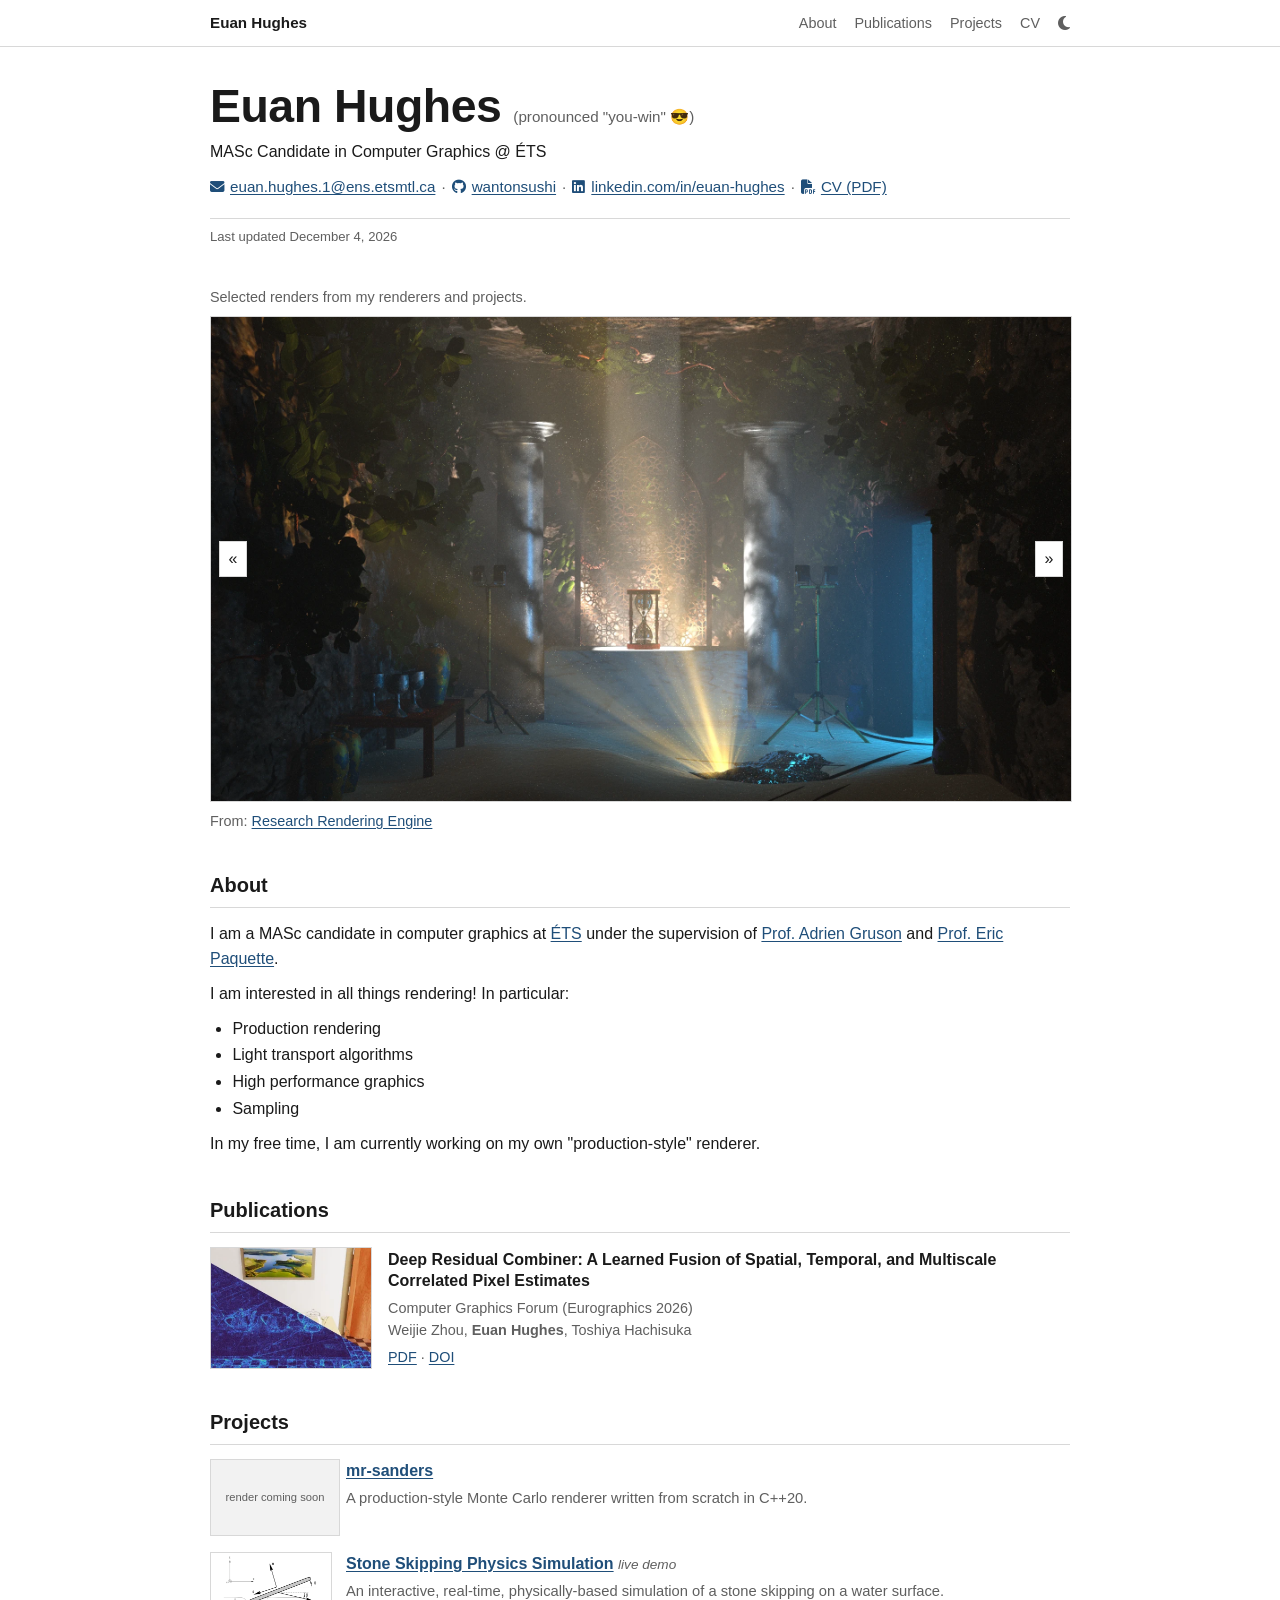
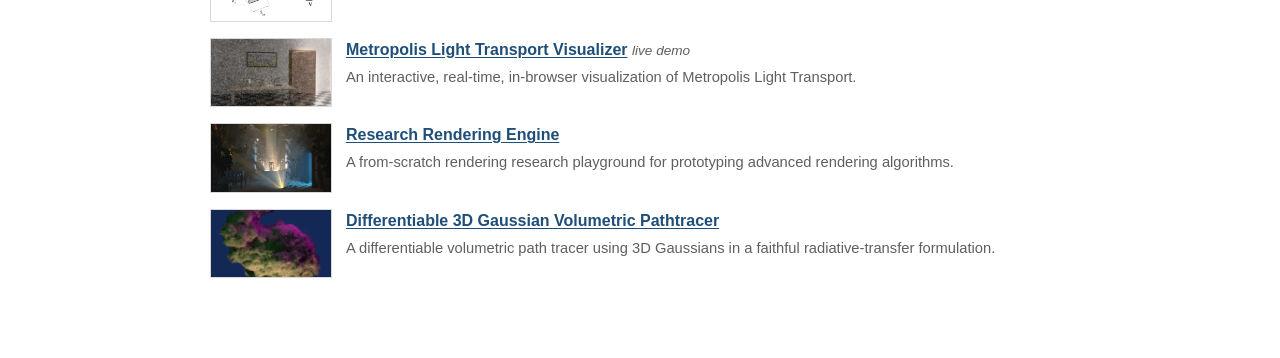
<file: index.html>
<!DOCTYPE html>
<html lang="en" data-theme="dark">
<head>
    <meta charset="UTF-8">
    <meta name="viewport" content="width=device-width, initial-scale=1.0">
    <title>Euan Hughes</title>
    <meta name="description" content="Euan Hughes - MASc candidate in computer graphics at ÉTS. A rendering person.">
    <meta name="robots" content="index, follow">
    <link rel="canonical" href="https://wantonsushi.github.io/">
    <link rel="icon" type="image/webp" href="assets/images/pfp.webp">
    <link rel="apple-touch-icon" href="assets/images/pfp.webp">
    <script>
        (function () {
            try {
                var t = localStorage.getItem('theme');
                if (t !== 'light' && t !== 'dark')
                    t = matchMedia('(prefers-color-scheme: light)').matches ? 'light' : 'dark';
                document.documentElement.setAttribute('data-theme', t);
            } catch (e) {}
        })();
    </script>
    <link rel="stylesheet" href="assets/fontawesome/css/all.min.css">
    <link rel="stylesheet" href="style.css">
    <script src="assets/nav.js"></script>
    <script type="application/ld+json">
    {
        "@context": "https://schema.org",
        "@type": "Person",
        "name": "Euan Hughes",
        "url": "https://wantonsushi.github.io",
        "sameAs": [
            "https://github.com/wantonsushi",
            "https://www.linkedin.com/in/euan-hughes"
        ]
    }
    </script>
</head>
<body>

<site-nav></site-nav>

<div class="container">

    <header class="header" id="top">
        <div class="header-name">
            <div class="name">Euan Hughes</div>
            <div class="pronunciation">(pronounced "you-win" 😎)</div>
        </div>
        <p class="hero-tagline">MASc Candidate in Computer Graphics @ ÉTS</p>

        <p class="contact-row">
            <a href="mailto:euan.hughes.1@ens.etsmtl.ca"><i class="fa-solid fa-envelope" aria-hidden="true"></i>euan.hughes.1@ens.etsmtl.ca</a><span class="sep">·</span><a href="https://github.com/wantonsushi" target="_blank" rel="noopener noreferrer"><i class="fa-brands fa-github" aria-hidden="true"></i>wantonsushi</a><span class="sep">·</span><a href="https://linkedin.com/in/euan-hughes" target="_blank" rel="noopener noreferrer"><i class="fa-brands fa-linkedin" aria-hidden="true"></i>linkedin.com/in/euan-hughes</a><span class="sep">·</span><a href="assets/my_CV.pdf" target="_blank" rel="noopener noreferrer"><i class="fa-solid fa-file-pdf" aria-hidden="true"></i>CV (PDF)</a>
        </p>

        <!-- <p class="status-line"><strong>Applying to PhD programs and full-time roles starting May-September 2027.</strong></p> -->
        <div class="hero-rule"></div>
        <p class="last-updated">Last updated <span id="last-updated"></span></p>
    </header>

    <section id="gallery">
        <p class="gal-caption">Selected renders from my renderers and projects.</p>
        <figure class="gal" aria-label="Selected renders">
            <ul class="gal-track">
                <li class="gal-slide is-active" data-engine="Research Rendering Engine" data-href="projects/rendering-engine/"><img src="projects/rendering-engine/renders/final.webp" width="1920" height="1080" loading="eager" fetchpriority="high" decoding="async"></li>
                <li class="gal-slide" aria-hidden="true" data-engine="Research Rendering Engine" data-href="projects/rendering-engine/"><img src="projects/rendering-engine/renders/wallpaper.webp" width="1920" height="800" loading="lazy" decoding="async"></li>
                <li class="gal-slide" aria-hidden="true" data-engine="Differentiable 3D Gaussian Volumetric Pathtracer" data-href="projects/gaussian-pathtracer/"><img src="projects/gaussian-pathtracer/renders/g40k_hero.webp" width="1536" height="1024" loading="lazy" decoding="async"></li>
                <li class="gal-slide" aria-hidden="true" data-engine="Stone Skipping Physics Simulation" data-href="projects/stone-skipping/"><img src="projects/stone-skipping/renders/skip.webp" width="1420" height="890" loading="lazy" decoding="async"></li>
                <li class="gal-slide" aria-hidden="true" data-engine="Metropolis Light Transport Visualizer" data-href="projects/metropolis-visualizer/"><img src="projects/metropolis-visualizer/renders/mlt-paths.webp" width="1270" height="910" loading="lazy" decoding="async"></li>
            </ul>
            <button class="gal-nav gal-prev" type="button" aria-label="Previous render">&laquo;</button>
            <button class="gal-nav gal-next" type="button" aria-label="Next render">&raquo;</button>
        </figure>
        <p class="gal-from">From: <a class="gal-from-link" href="projects/rendering-engine/">Research Rendering Engine</a></p>
    </section>

    <section id="about">
        <h2>About</h2>
        <div class="bio">
            <p>I am a MASc candidate in computer graphics at <a href="https://www.etsmtl.ca/" target="_blank" rel="noopener noreferrer">ÉTS</a> under the supervision of <a href="https://profs.etsmtl.ca/agruson/" target="_blank" rel="noopener noreferrer">Prof. Adrien Gruson</a> and <a href="https://profs.etsmtl.ca/epaquette/index_english.html" target="_blank" rel="noopener noreferrer">Prof. Eric Paquette</a>.</p>
            <p>I am interested in all things rendering! In particular:</p>
            <ul>
                <li>Production rendering</li>
                <li>Light transport algorithms</li>
                <li>High performance graphics</li>
                <li>Sampling</li>
            </ul>
            <p>In my free time, I am currently working on my own "production-style" renderer.</p>
        </div>
    </section>

    <section id="publications">
        <h2>Publications</h2>
        <div class="pub">
            <img src="assets/publications/drc/drc_teaser.webp" alt="Deep Residual Combiner teaser">
            <div>
                <div class="pub-title">Deep Residual Combiner: A Learned Fusion of Spatial, Temporal, and Multiscale Correlated Pixel Estimates</div>
                <div class="pub-meta">Computer Graphics Forum (Eurographics 2026)<br>Weijie Zhou, <strong>Euan Hughes</strong>, Toshiya Hachisuka</div>
                <div class="pub-links"><a href="assets/publications/drc/DRC.pdf" target="_blank" rel="noopener noreferrer">PDF</a> · <a href="https://doi.org/10.1111/cgf.70358" target="_blank" rel="noopener noreferrer">DOI</a></div>
            </div>
        </div>
    </section>

    <section id="projects">
        <h2>Projects</h2>
        <div class="project-list">

            <div class="project-row">
                <div class="project-thumb-placeholder">render coming soon</div>
                <div class="project-info">
                    <div class="project-title"><a href="projects/mr-sanders/">mr-sanders</a></div>
                    <p class="project-desc">A production-style Monte Carlo renderer written from scratch in C++20.</p>
                </div>
            </div>

            <div class="project-row">
                <img class="project-thumb" src="projects/stone-skipping/preview.webp" alt="Stone skipping physics simulation" loading="lazy" decoding="async">
                <div class="project-info">
                    <div class="project-title"><a href="projects/stone-skipping/">Stone Skipping Physics Simulation</a> <span class="tag">live demo</span></div>
                    <p class="project-desc">An interactive, real-time, physically-based simulation of a stone skipping on a water surface.</p>
                </div>
            </div>

            <div class="project-row">
                <img class="project-thumb" src="projects/metropolis-visualizer/scenes/thumbs/veach-ajar.webp" alt="Metropolis Light Transport visualizer" loading="lazy" decoding="async">
                <div class="project-info">
                    <div class="project-title"><a href="projects/metropolis-visualizer/">Metropolis Light Transport Visualizer</a> <span class="tag">live demo</span></div>
                    <p class="project-desc">An interactive, real-time, in-browser visualization of Metropolis Light Transport.</p>
                </div>
            </div>

            <div class="project-row">
                <img class="project-thumb" src="projects/rendering-engine/renders/final.webp" alt="Competition-winning render" loading="lazy" decoding="async">
                <div class="project-info">
                    <div class="project-title"><a href="projects/rendering-engine/">Research Rendering Engine</a></div>
                    <p class="project-desc">A from-scratch rendering research playground for prototyping advanced rendering algorithms.</p>
                </div>
            </div>

            <div class="project-row">
                <img class="project-thumb" src="projects/gaussian-pathtracer/renders/vdb.webp" alt="Differentiable 3D Gaussian volumetric pathtracer" loading="lazy" decoding="async">
                <div class="project-info">
                    <div class="project-title"><a href="projects/gaussian-pathtracer/">Differentiable 3D Gaussian Volumetric Pathtracer</a></div>
                    <p class="project-desc">A differentiable volumetric path tracer using 3D Gaussians in a faithful radiative-transfer formulation.</p>
                </div>
            </div>

        </div>
    </section>

</div>

<script>
    (function () {
        const gal = document.querySelector('.gal');
        if (!gal) return;
        const slides = [...gal.querySelectorAll('.gal-slide')];
        const fromLink = document.querySelector('.gal-from-link');
        const reduce = matchMedia('(prefers-reduced-motion: reduce)');
        let i = 0, timer = null;

        function caption(slide) {
            if (!fromLink) return;
            fromLink.textContent = slide.dataset.engine;
            fromLink.setAttribute('href', slide.dataset.href);
        }
        function show(n) {
            slides[i].classList.remove('is-active');
            slides[i].setAttribute('aria-hidden', 'true');
            i = (n + slides.length) % slides.length;
            slides[i].classList.add('is-active');
            slides[i].removeAttribute('aria-hidden');
            caption(slides[i]);
        }
        function start() {
            if (reduce.matches || timer || document.hidden) return;
            timer = setInterval(() => show(i + 1), 5000);
        }
        function stop() { clearInterval(timer); timer = null; }
        function step(d) { stop(); show(i + d); start(); }

        gal.querySelector('.gal-prev').addEventListener('click', () => step(-1));
        gal.querySelector('.gal-next').addEventListener('click', () => step(1));
        document.addEventListener('visibilitychange', () => document.hidden ? stop() : start());
        caption(slides[i]);
        start();
    })();

    document.getElementById('last-updated').textContent =
        new Date(document.lastModified).toLocaleDateString('en-US', { year: 'numeric', month: 'long', day: 'numeric' });
</script>
</body>
</html>
</file>
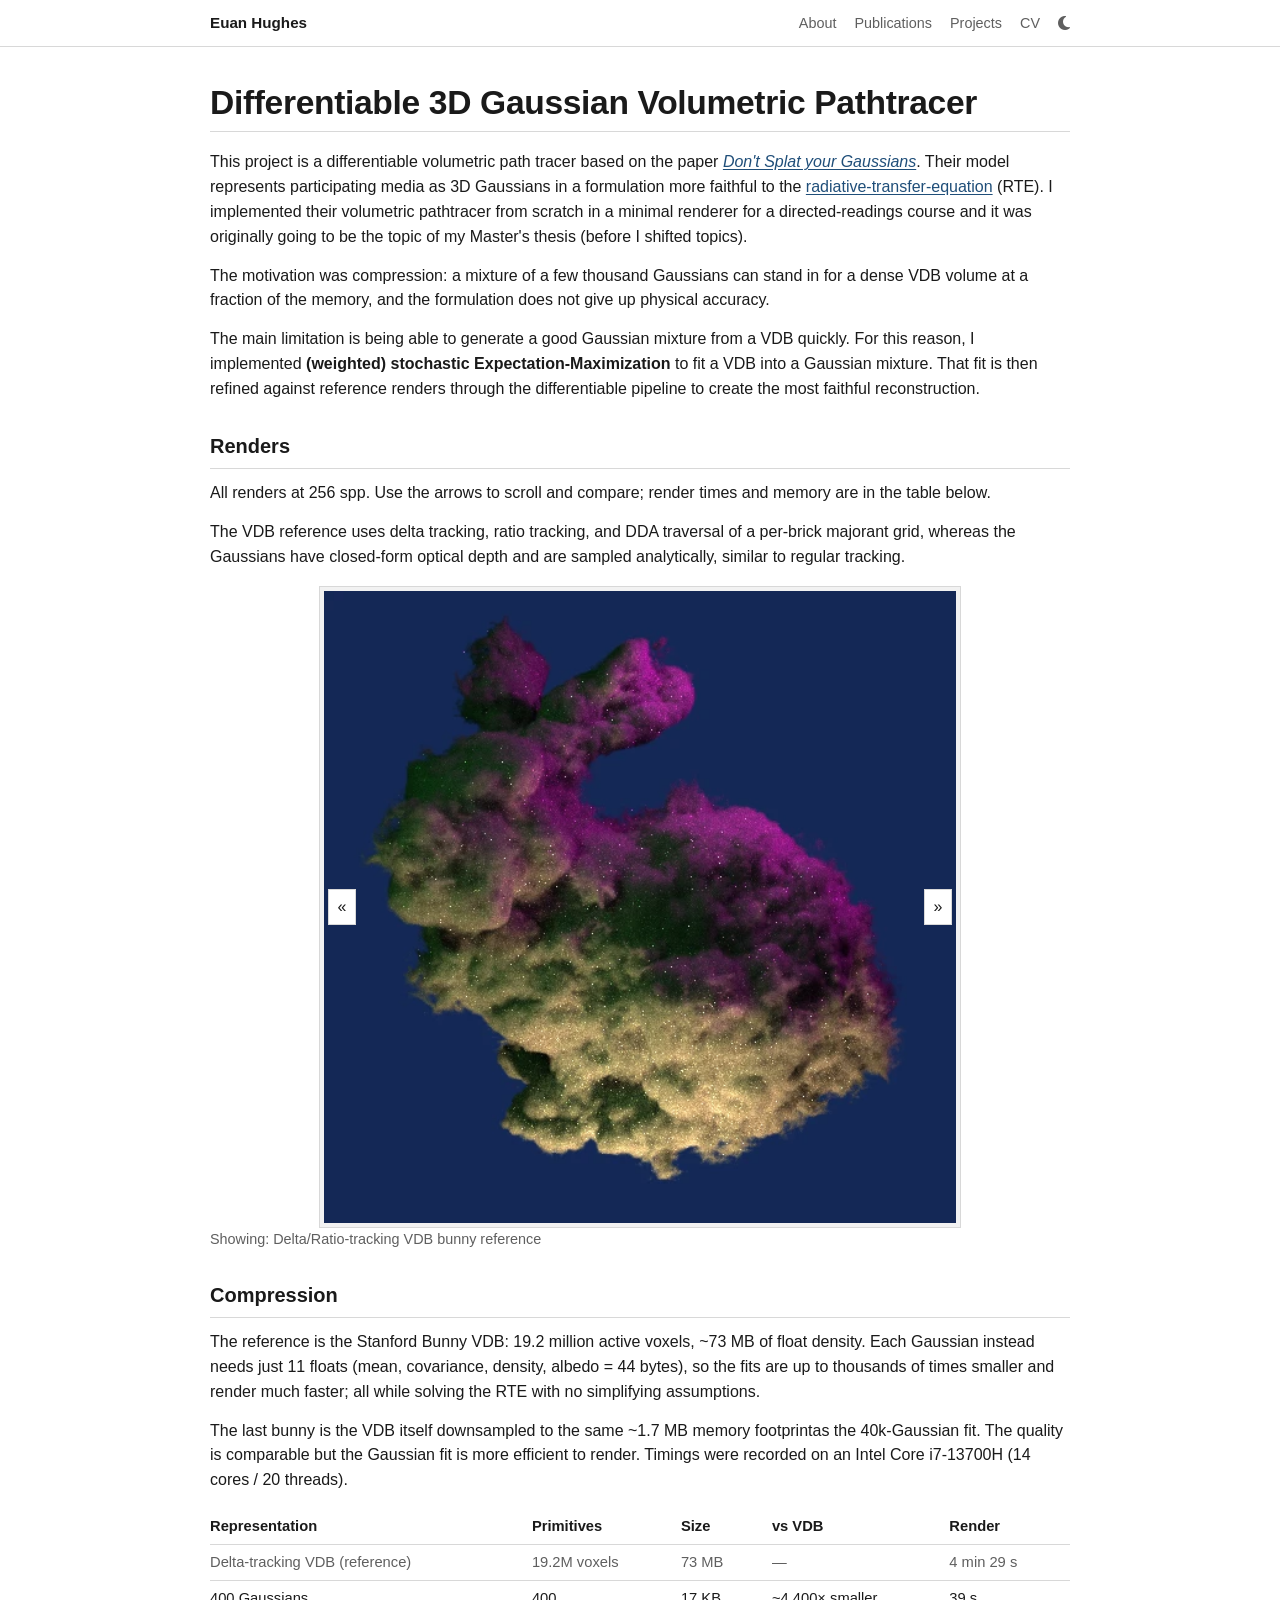
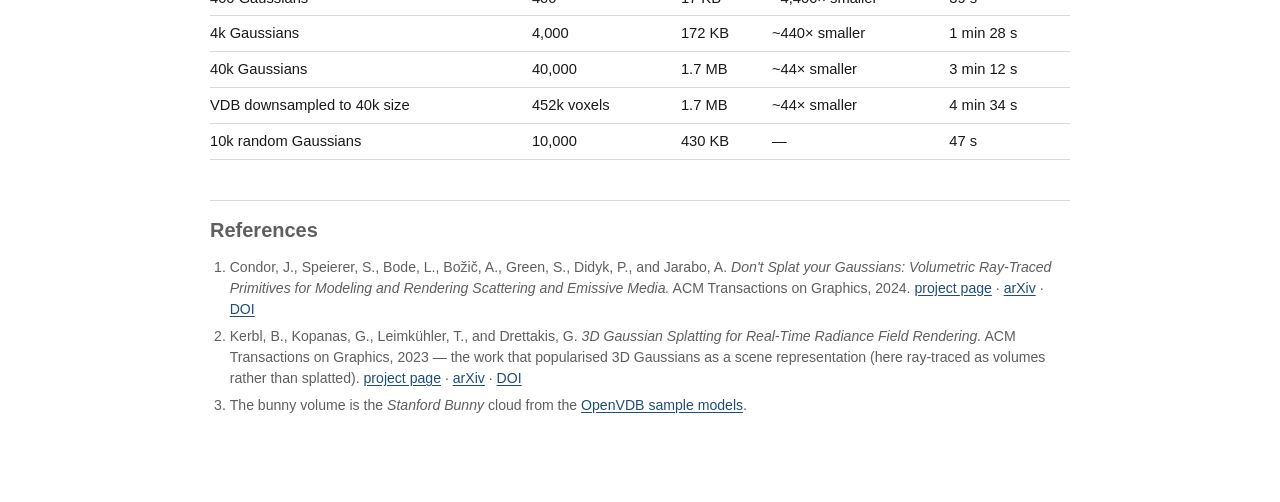
<file: projects/gaussian-pathtracer/index.html>
<!DOCTYPE html>
<html lang="en" data-theme="dark">
<head>
    <meta charset="UTF-8">
    <meta name="viewport" content="width=device-width, initial-scale=1.0">
    <title>Differentiable 3D Gaussian Volumetric Pathtracer - Euan Hughes</title>
    <meta name="description" content="A differentiable volumetric path tracer using 3D Gaussians in a faithful radiative-transfer formulation.">
    <link rel="icon" type="image/webp" href="../../assets/images/pfp.webp">
    <script>
        (function () {
            try {
                var t = localStorage.getItem('theme');
                if (t !== 'light' && t !== 'dark')
                    t = matchMedia('(prefers-color-scheme: light)').matches ? 'light' : 'dark';
                document.documentElement.setAttribute('data-theme', t);
            } catch (e) {}
        })();
    </script>
    <link rel="stylesheet" href="../../assets/fontawesome/css/all.min.css">
    <link rel="stylesheet" href="../../style.css">
    <link rel="stylesheet" href="../article.css">
    <script src="../../assets/nav.js"></script>
</head>
<body>

<site-nav home="../../"></site-nav>

<main class="pa-root">

    <h1 class="pa-title">Differentiable 3D Gaussian Volumetric Pathtracer</h1>

    <div class="pa-body">
        <p>This project is a differentiable volumetric path tracer based on the paper <a href="https://arcanous98.github.io/projectPages/gaussianVolumes.html" target="_blank" rel="noopener"><em>Don't Splat your Gaussians</em></a>. 
        Their model represents participating media as 3D Gaussians in a formulation more faithful to the <a href="https://en.wikipedia.org/wiki/Radiative_transfer" target="_blank" rel="noopener">radiative-transfer-equation</a> (RTE). 
        I implemented their volumetric pathtracer from scratch in a minimal renderer for a directed-readings course and it was originally
        going to be the topic of my Master's thesis (before I shifted topics).</p>

        <p>The motivation was compression: a mixture of a few thousand Gaussians can stand in for a
            dense VDB volume at a fraction of the memory, and the formulation does not give up physical
            accuracy.
        </p>

        <p>
        The main limitation is being able to generate a good Gaussian mixture from a VDB quickly.
        For this reason, I implemented <strong>(weighted) stochastic Expectation-Maximization</strong> to fit a
        VDB into a Gaussian mixture. That fit is then refined against reference renders through the differentiable pipeline to create
        the most faithful reconstruction.
        </p>

        <h2>Renders</h2>
        <p>All renders at 256&nbsp;spp. Use the arrows to scroll and compare; render times and memory are
        in the table below.
        </p>

        <p>The VDB reference uses delta tracking, ratio tracking, and DDA traversal of a per-brick
        majorant grid, whereas the Gaussians have closed-form optical depth and are sampled analytically, similar to regular tracking.
        </p>

        <figure class="gal gal-square" aria-label="Gaussian vs VDB renders">
            <ul class="gal-track">
                <li class="gal-slide is-active" data-label="Delta/Ratio-tracking VDB bunny reference"><img src="renders/vdb.webp"  width="512" height="512" loading="eager" decoding="async"></li>
                <li class="gal-slide" aria-hidden="true" data-label="VDB bunny compressed as 400 Gaussians"><img src="renders/g400.webp" width="512" height="512" loading="lazy" decoding="async"></li>
                <li class="gal-slide" aria-hidden="true" data-label="VDB bunny compressed as 4k Gaussians"><img src="renders/g4k.webp"  width="512" height="512" loading="lazy" decoding="async"></li>
                <li class="gal-slide" aria-hidden="true" data-label="VDB bunny compressed as 40k Gaussians"><img src="renders/g40k.webp" width="512" height="512" loading="lazy" decoding="async"></li>
                <li class="gal-slide" aria-hidden="true" data-label="VDB downsampled to the 40k-Gaussian size (~44&times; smaller)"><img src="renders/vdb44x.webp" width="512" height="512" loading="lazy" decoding="async"></li>
                <li class="gal-slide" aria-hidden="true" data-label="10k random Gaussians"><img src="renders/r10k.webp" width="512" height="512" loading="lazy" decoding="async"></li>
            </ul>
            <button class="gal-nav gal-prev" type="button" aria-label="Previous render">&laquo;</button>
            <button class="gal-nav gal-next" type="button" aria-label="Next render">&raquo;</button>
        </figure>
        <p class="gal-from">Showing: <span class="gal-label-name">Delta-tracking VDB (reference)</span></p>

        <h2>Compression</h2>
        <p>The reference is the Stanford Bunny VDB: 19.2&nbsp;million active voxels, ~73&nbsp;MB of float
        density. Each Gaussian instead needs just 11 floats (mean, covariance, density, albedo =
        44&nbsp;bytes), so the fits are up to thousands of times smaller and render much faster; 
        all while solving the RTE with no simplifying assumptions.
        </p>

        <p>The last bunny is the VDB itself downsampled to the same ~1.7&nbsp;MB memory footprintas the 40k-Gaussian fit. 
        The quality is comparable but the Gaussian fit is more efficient to render. Timings were recorded on an Intel Core i7-13700H (14 cores / 20 threads).</p>

        <table class="pa-table">
            <thead>
                <tr><th>Representation</th><th>Primitives</th><th>Size</th><th>vs VDB</th><th>Render</th></tr>
            </thead>
            <tbody>
                <tr><td>Delta-tracking VDB (reference)</td><td>19.2M voxels</td><td>73&nbsp;MB</td><td>&mdash;</td><td>4&nbsp;min&nbsp;29&nbsp;s</td></tr>
                <tr><td>400 Gaussians</td><td>400</td><td>17&nbsp;KB</td><td>~4,400&times; smaller</td><td>39&nbsp;s</td></tr>
                <tr><td>4k Gaussians</td><td>4,000</td><td>172&nbsp;KB</td><td>~440&times; smaller</td><td>1&nbsp;min&nbsp;28&nbsp;s</td></tr>
                <tr><td>40k Gaussians</td><td>40,000</td><td>1.7&nbsp;MB</td><td>~44&times; smaller</td><td>3&nbsp;min&nbsp;12&nbsp;s</td></tr>
                <tr><td>VDB downsampled to 40k size</td><td>452k voxels</td><td>1.7&nbsp;MB</td><td>~44&times; smaller</td><td>4&nbsp;min&nbsp;34&nbsp;s</td></tr>
                <tr><td>10k random Gaussians</td><td>10,000</td><td>430&nbsp;KB</td><td>&mdash;</td><td>47&nbsp;s</td></tr>
            </tbody>
        </table>
    </div>

    <footer class="pa-refs">
        <h2>References</h2>
        <ol>
            <li>Condor, J., Speierer, S., Bode, L., Bo&#382;i&#269;, A., Green, S., Didyk, P., and Jarabo, A.
                <i>Don't Splat your Gaussians: Volumetric Ray-Traced Primitives for Modeling and Rendering
                Scattering and Emissive Media.</i> ACM Transactions on Graphics, 2024.
                <a href="https://arcanous98.github.io/projectPages/gaussianVolumes.html" target="_blank" rel="noopener">project page</a> &middot;
                <a href="https://arxiv.org/abs/2405.15425" target="_blank" rel="noopener">arXiv</a> &middot;
                <a href="https://doi.org/10.1145/3711853" target="_blank" rel="noopener">DOI</a></li>
            <li>Kerbl, B., Kopanas, G., Leimk&uuml;hler, T., and Drettakis, G.
                <i>3D Gaussian Splatting for Real-Time Radiance Field Rendering.</i>
                ACM Transactions on Graphics, 2023 &mdash; the work that popularised 3D Gaussians
                as a scene representation (here ray-traced as volumes rather than splatted).
                <a href="https://repo-sam.inria.fr/fungraph/3d-gaussian-splatting/" target="_blank" rel="noopener">project page</a> &middot;
                <a href="https://arxiv.org/abs/2308.04079" target="_blank" rel="noopener">arXiv</a> &middot;
                <a href="https://doi.org/10.1145/3592433" target="_blank" rel="noopener">DOI</a></li>
            <li>The bunny volume is the <i>Stanford Bunny</i> cloud from the
                <a href="https://www.openvdb.org/download/" target="_blank" rel="noopener">OpenVDB sample models</a>.</li>
        </ol>
    </footer>

</main>

<script>
    // Single-image carousel: scroll through renders
    (function () {
        const gal = document.querySelector('.gal');
        if (!gal) return;
        const slides = [...gal.querySelectorAll('.gal-slide')];
        const labelName = document.querySelector('.gal-label-name');
        let i = 0;

        function label(slide) {
            if (labelName) labelName.textContent = slide.dataset.label;
        }
        function show(n) {
            slides[i].classList.remove('is-active');
            slides[i].setAttribute('aria-hidden', 'true');
            i = (n + slides.length) % slides.length;
            slides[i].classList.add('is-active');
            slides[i].removeAttribute('aria-hidden');
            label(slides[i]);
        }
        gal.querySelector('.gal-prev').addEventListener('click', () => show(i - 1));
        gal.querySelector('.gal-next').addEventListener('click', () => show(i + 1));
        label(slides[i]);
    })();
</script>
</body>
</html>
</file>
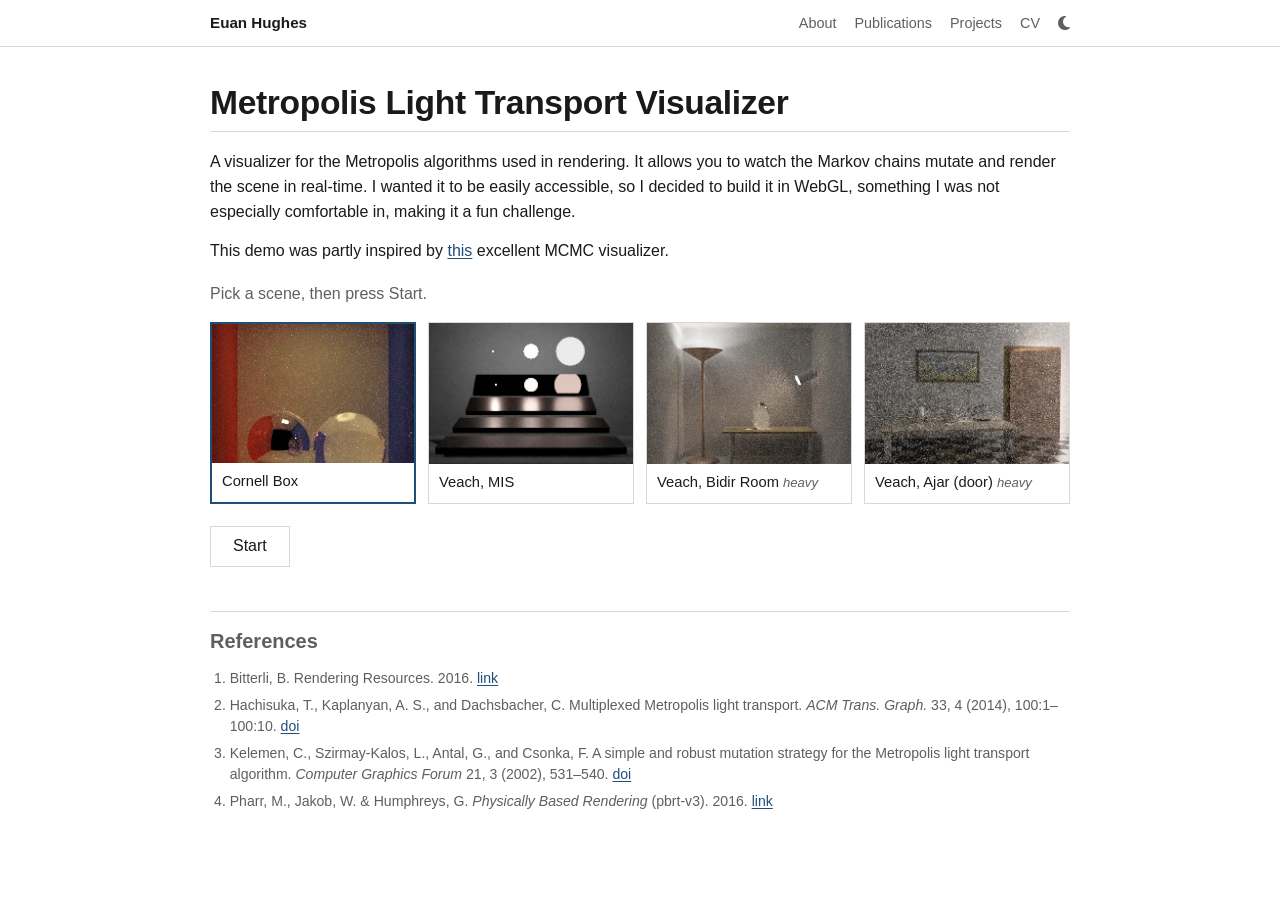
<file: projects/metropolis-visualizer/index.html>
<!DOCTYPE html>
<html lang="en" data-theme="dark">
<head>
    <meta charset="UTF-8">
    <meta name="viewport" content="width=device-width, initial-scale=1.0">
    <title>Metropolis Light Transport Visualizer - Euan Hughes</title>
    <meta name="description" content="An interactive, real-time visualization of Metropolis Light Transport.">
    <link rel="icon" type="image/webp" href="../../assets/images/pfp.webp">
    <script>
        (function () {
            try {
                var t = localStorage.getItem('theme');
                if (t !== 'light' && t !== 'dark')
                    t = matchMedia('(prefers-color-scheme: light)').matches ? 'light' : 'dark';
                document.documentElement.setAttribute('data-theme', t);
            } catch (e) {}
        })();
    </script>
    <link rel="stylesheet" href="../../assets/fontawesome/css/all.min.css">
    <link rel="stylesheet" href="../../style.css">
    <link rel="stylesheet" href="../article.css">
    <link rel="stylesheet" href="style.css">
    <script src="../../assets/nav.js"></script>
</head>
<body>

<site-nav home="../../" name-id="mv-back"></site-nav>

<main class="pa-root">
    <section id="mv-config-root"></section>
    <section id="mv-live-root" hidden></section>
</main>

<noscript><p style="padding:2rem">This visualizer needs JavaScript.</p></noscript>

<script type="module" src="ui/main.js"></script>
</body>
</html>
</file>
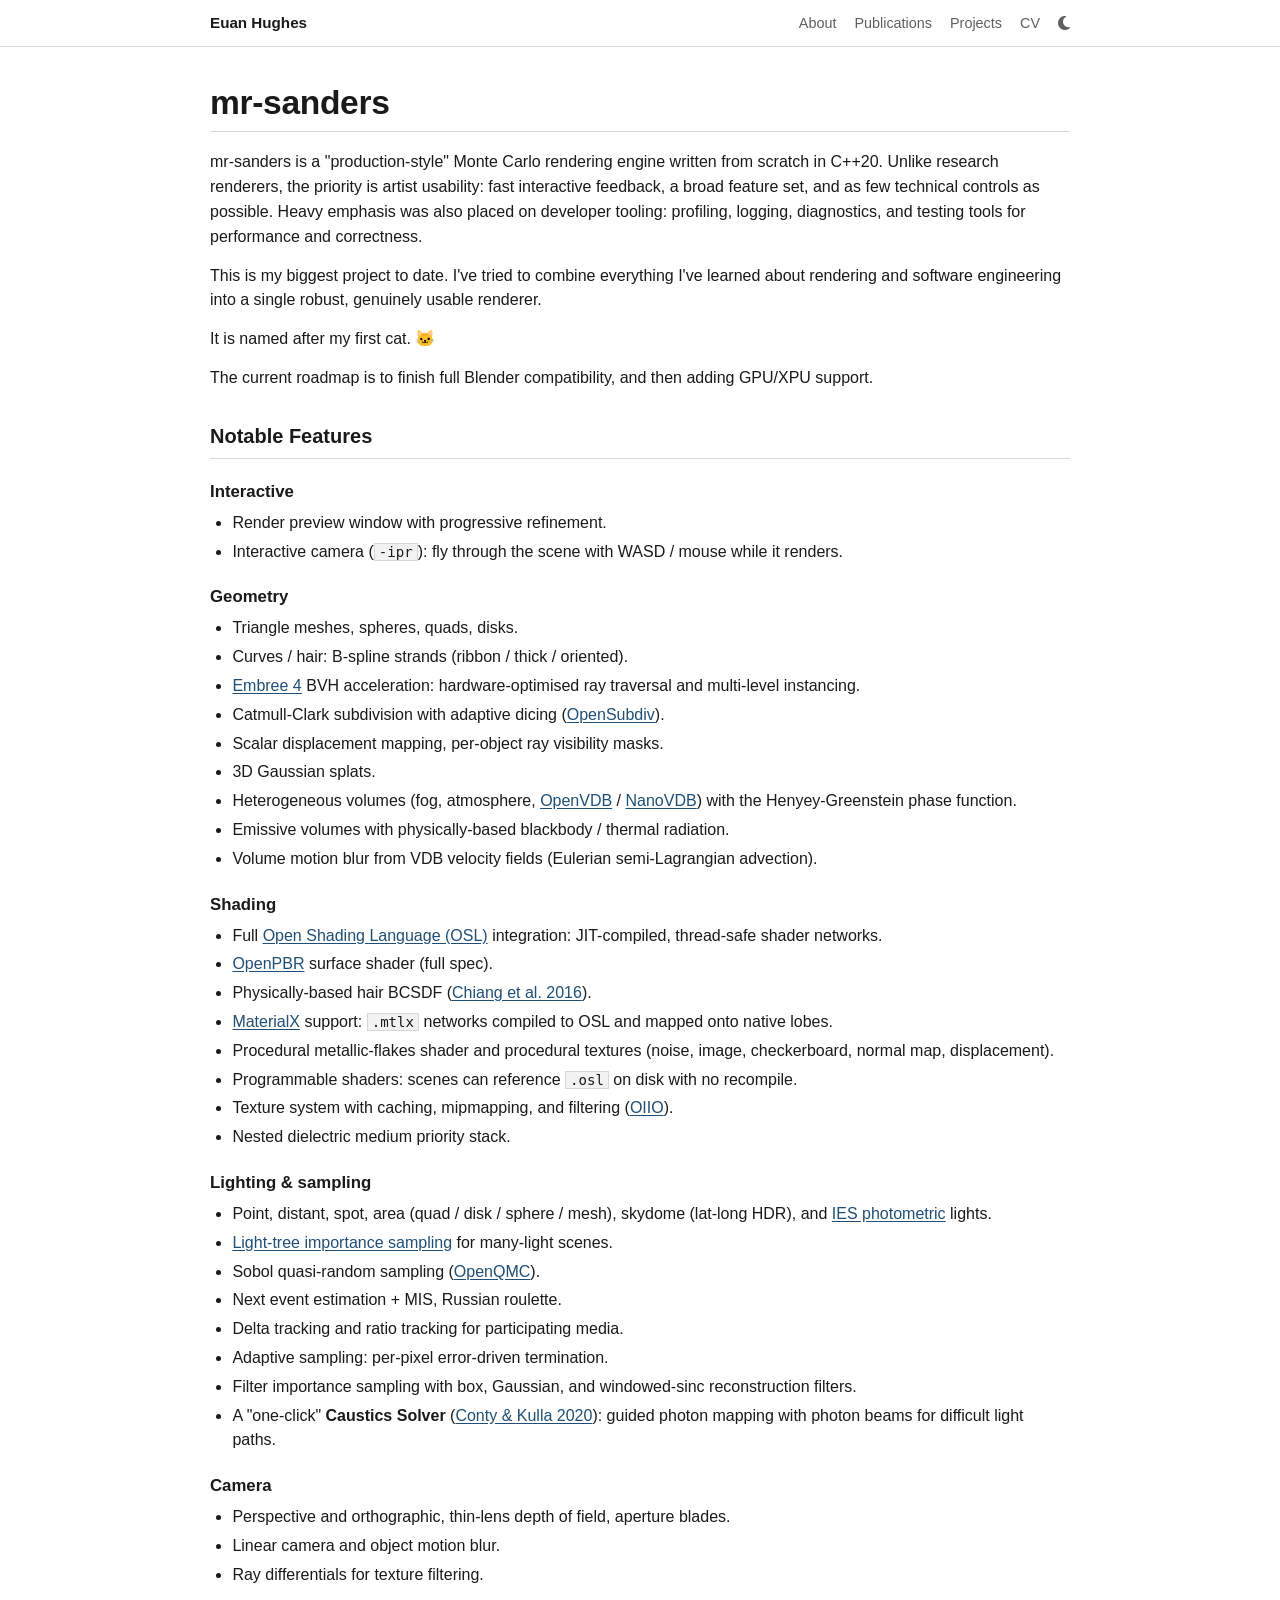
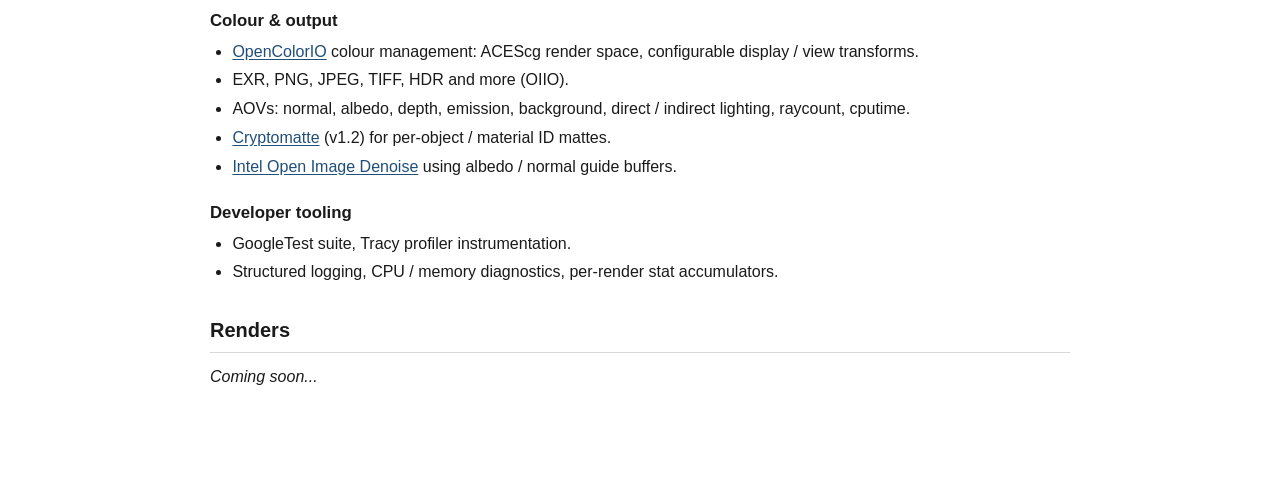
<file: projects/mr-sanders/index.html>
<!DOCTYPE html>
<html lang="en" data-theme="dark">
<head>
    <meta charset="UTF-8">
    <meta name="viewport" content="width=device-width, initial-scale=1.0">
    <title>Mr-Sanders - Euan Hughes</title>
    <meta name="description" content="A production-style Monte Carlo renderer written from scratch in C++20.">
    <link rel="icon" type="image/webp" href="../../assets/images/pfp.webp">
    <script>
        (function () {
            try {
                var t = localStorage.getItem('theme');
                if (t !== 'light' && t !== 'dark')
                    t = matchMedia('(prefers-color-scheme: light)').matches ? 'light' : 'dark';
                document.documentElement.setAttribute('data-theme', t);
            } catch (e) {}
        })();
    </script>
    <link rel="stylesheet" href="../../assets/fontawesome/css/all.min.css">
    <link rel="stylesheet" href="../../style.css">
    <link rel="stylesheet" href="../article.css">
    <script src="../../assets/nav.js"></script>
</head>
<body>

<site-nav home="../../"></site-nav>

<main class="pa-root">

    <h1 class="pa-title">mr-sanders</h1>

    <div class="pa-body">
        <p>mr-sanders is a "production-style" Monte Carlo rendering engine written from scratch in C++20. Unlike research
        renderers, the priority is artist usability: fast interactive feedback, a broad feature set, and as few
        technical controls as possible. Heavy emphasis was also placed on developer tooling: profiling, logging,
        diagnostics, and testing tools for performance and correctness.</p>

        <p>This is my biggest project to date. I've tried to combine everything I've learned about rendering
            and software engineering into a single robust, genuinely usable renderer.
        </p>

        <p>It is named after my first cat. 🐱</p>

        <p>
            The current roadmap is to finish full Blender compatibility, and then adding GPU/XPU support.
        </p>

        <h2>Notable Features</h2>

        <h3>Interactive</h3>
        <ul>
            <li>Render preview window with progressive refinement.</li>
            <li>Interactive camera (<code>-ipr</code>): fly through the scene with WASD / mouse while it renders.</li>
        </ul>

        <h3>Geometry</h3>
        <ul>
            <li>Triangle meshes, spheres, quads, disks.</li>
            <li>Curves / hair: B-spline strands (ribbon / thick / oriented).</li>
            <li><a href="https://github.com/RenderKit/embree" target="_blank" rel="noopener">Embree 4</a> BVH acceleration: hardware-optimised ray traversal and multi-level instancing.</li>
            <li>Catmull-Clark subdivision with adaptive dicing (<a href="https://github.com/PixarAnimationStudios/OpenSubdiv" target="_blank" rel="noopener">OpenSubdiv</a>).</li>
            <li>Scalar displacement mapping, per-object ray visibility masks.</li>
            <li>3D Gaussian splats.</li>
            <li>Heterogeneous volumes (fog, atmosphere, <a href="https://www.openvdb.org/" target="_blank" rel="noopener">OpenVDB</a> / <a href="https://developer.nvidia.com/nanovdb" target="_blank" rel="noopener">NanoVDB</a>) with the Henyey-Greenstein phase function.</li>
            <li>Emissive volumes with physically-based blackbody / thermal radiation.</li>
            <li>Volume motion blur from VDB velocity fields (Eulerian semi-Lagrangian advection).</li>
        </ul>

        <h3>Shading</h3>
        <ul>
            <li>Full <a href="https://github.com/AcademySoftwareFoundation/OpenShadingLanguage" target="_blank" rel="noopener">Open Shading Language (OSL)</a> integration: JIT-compiled, thread-safe shader networks.</li>
            <li><a href="https://academysoftwarefoundation.github.io/OpenPBR/" target="_blank" rel="noopener">OpenPBR</a> surface shader (full spec).</li>
            <li>Physically-based hair BCSDF (<a href="https://benedikt-bitterli.me/pchfm/" target="_blank" rel="noopener">Chiang et al. 2016</a>).</li>
            <li><a href="https://materialx.org/" target="_blank" rel="noopener">MaterialX</a> support: <code>.mtlx</code> networks compiled to OSL and mapped onto native lobes.</li>
            <li>Procedural metallic-flakes shader and procedural textures (noise, image, checkerboard, normal map, displacement).</li>
            <li>Programmable shaders: scenes can reference <code>.osl</code> on disk with no recompile.</li>
            <li>Texture system with caching, mipmapping, and filtering (<a href="https://github.com/AcademySoftwareFoundation/OpenImageIO" target="_blank" rel="noopener">OIIO</a>).</li>
            <li>Nested dielectric medium priority stack.</li>
        </ul>

        <h3>Lighting &amp; sampling</h3>
        <ul>
            <li>Point, distant, spot, area (quad / disk / sphere / mesh), skydome (lat-long HDR), and <a href="https://ieslibrary.com/" target="_blank" rel="noopener">IES photometric</a> lights.</li>
            <li><a href="https://fpsunflower.github.io/ckulla/data/many-lights-hpg2018.pdf" target="_blank" rel="noopener">Light-tree importance sampling</a> for many-light scenes.</li>
            <li>Sobol quasi-random sampling (<a href="https://github.com/AcademySoftwareFoundation/openqmc" target="_blank" rel="noopener">OpenQMC</a>).</li>
            <li>Next event estimation + MIS, Russian roulette.</li>
            <li>Delta tracking and ratio tracking for participating media.</li>
            <li>Adaptive sampling: per-pixel error-driven termination.</li>
            <li>Filter importance sampling with box, Gaussian, and windowed-sinc reconstruction filters.</li>
            <li>A "one-click" <strong>Caustics Solver</strong> (<a href="https://fpsunflower.github.io/ckulla/data/egsr_2020_caustics.pdf" target="_blank" rel="noopener">Conty &amp; Kulla 2020</a>): guided photon mapping with photon beams for difficult light paths.</li>
        </ul>

        <h3>Camera</h3>
        <ul>
            <li>Perspective and orthographic, thin-lens depth of field, aperture blades.</li>
            <li>Linear camera and object motion blur.</li>
            <li>Ray differentials for texture filtering.</li>
        </ul>

        <h3>Colour &amp; output</h3>
        <ul>
            <li><a href="https://opencolorio.org/" target="_blank" rel="noopener">OpenColorIO</a> colour management: ACEScg render space, configurable display / view transforms.</li>
            <li>EXR, PNG, JPEG, TIFF, HDR and more (OIIO).</li>
            <li>AOVs: normal, albedo, depth, emission, background, direct / indirect lighting, raycount, cputime.</li>
            <li><a href="https://github.com/Psyop/Cryptomatte" target="_blank" rel="noopener">Cryptomatte</a> (v1.2) for per-object / material ID mattes.</li>
            <li><a href="https://www.openimagedenoise.org/" target="_blank" rel="noopener">Intel Open Image Denoise</a> using albedo / normal guide buffers.</li>
        </ul>

        <h3>Developer tooling</h3>
        <ul>
            <li>GoogleTest suite, Tracy profiler instrumentation.</li>
            <li>Structured logging, CPU / memory diagnostics, per-render stat accumulators.</li>
        </ul>

        <h2>Renders</h2>
        <p><em>Coming soon...</em></p>
    </div>

</main>
</body>
</html>
</file>
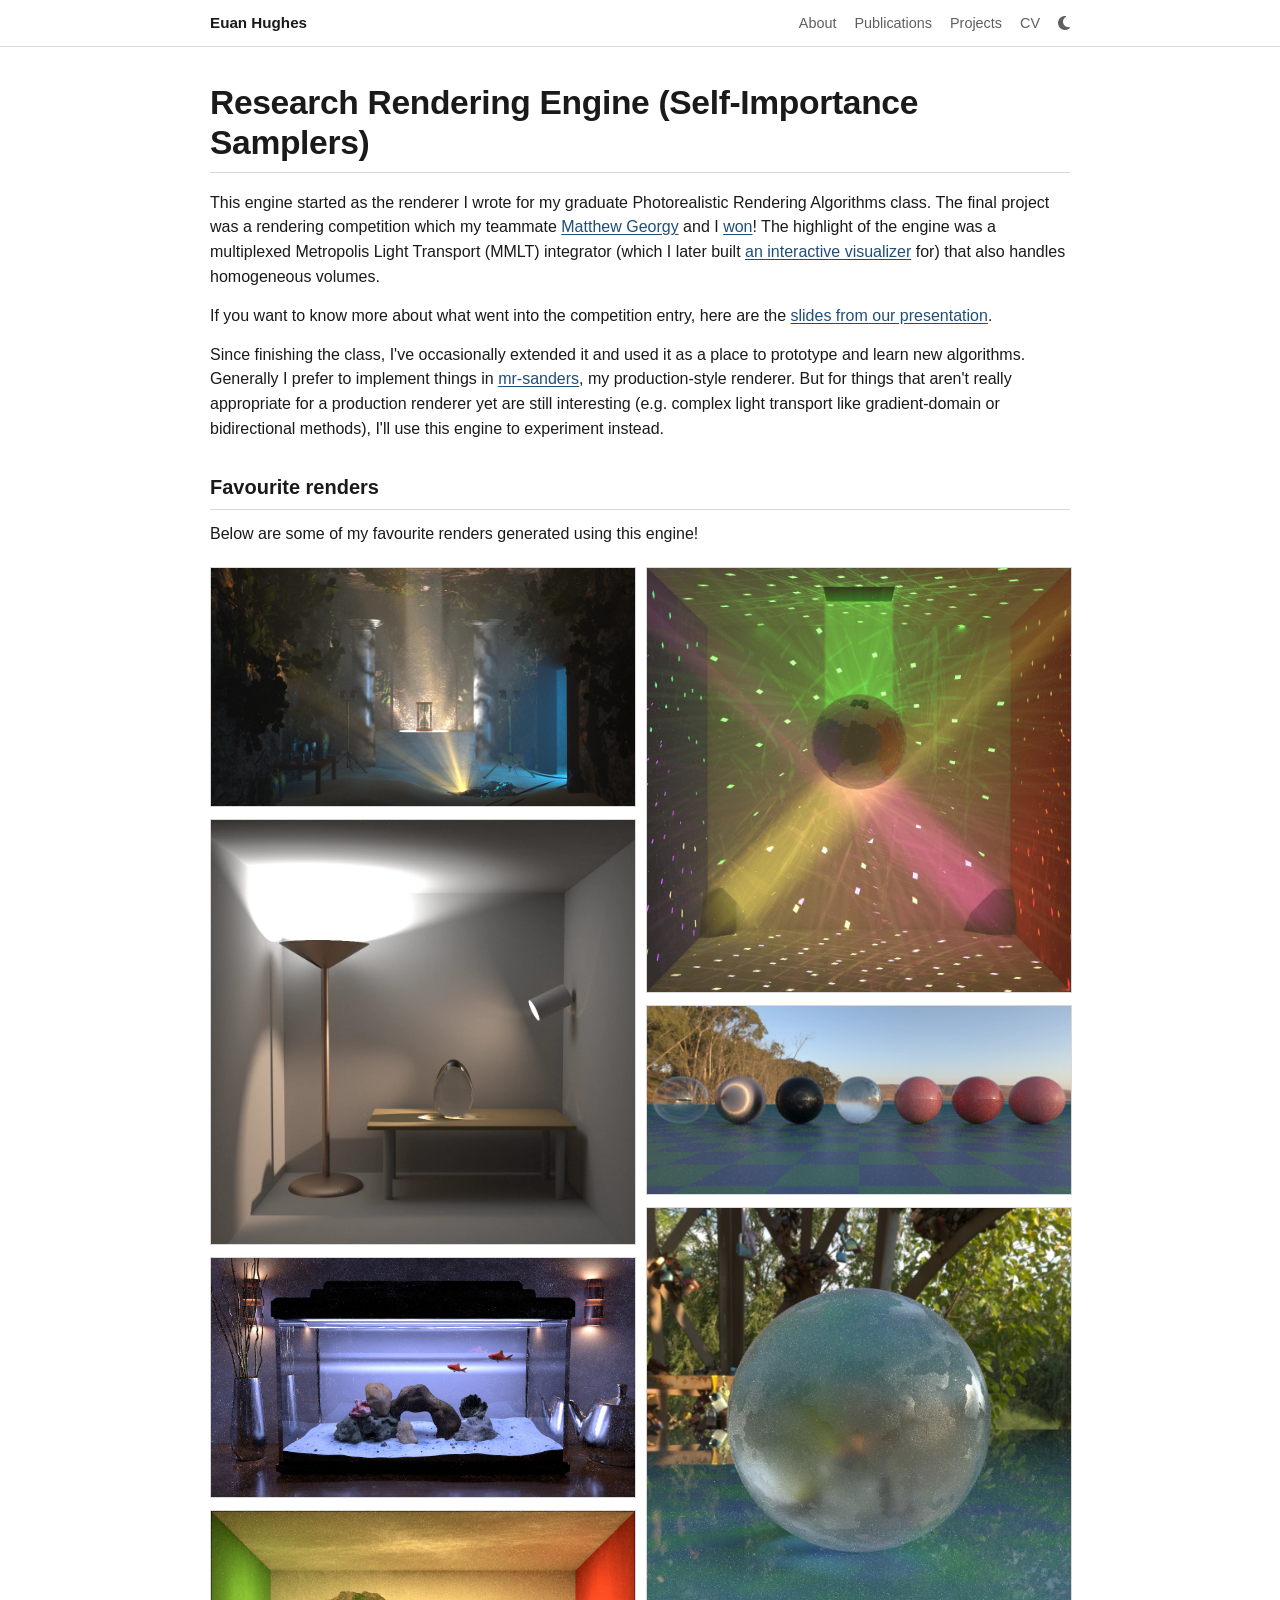
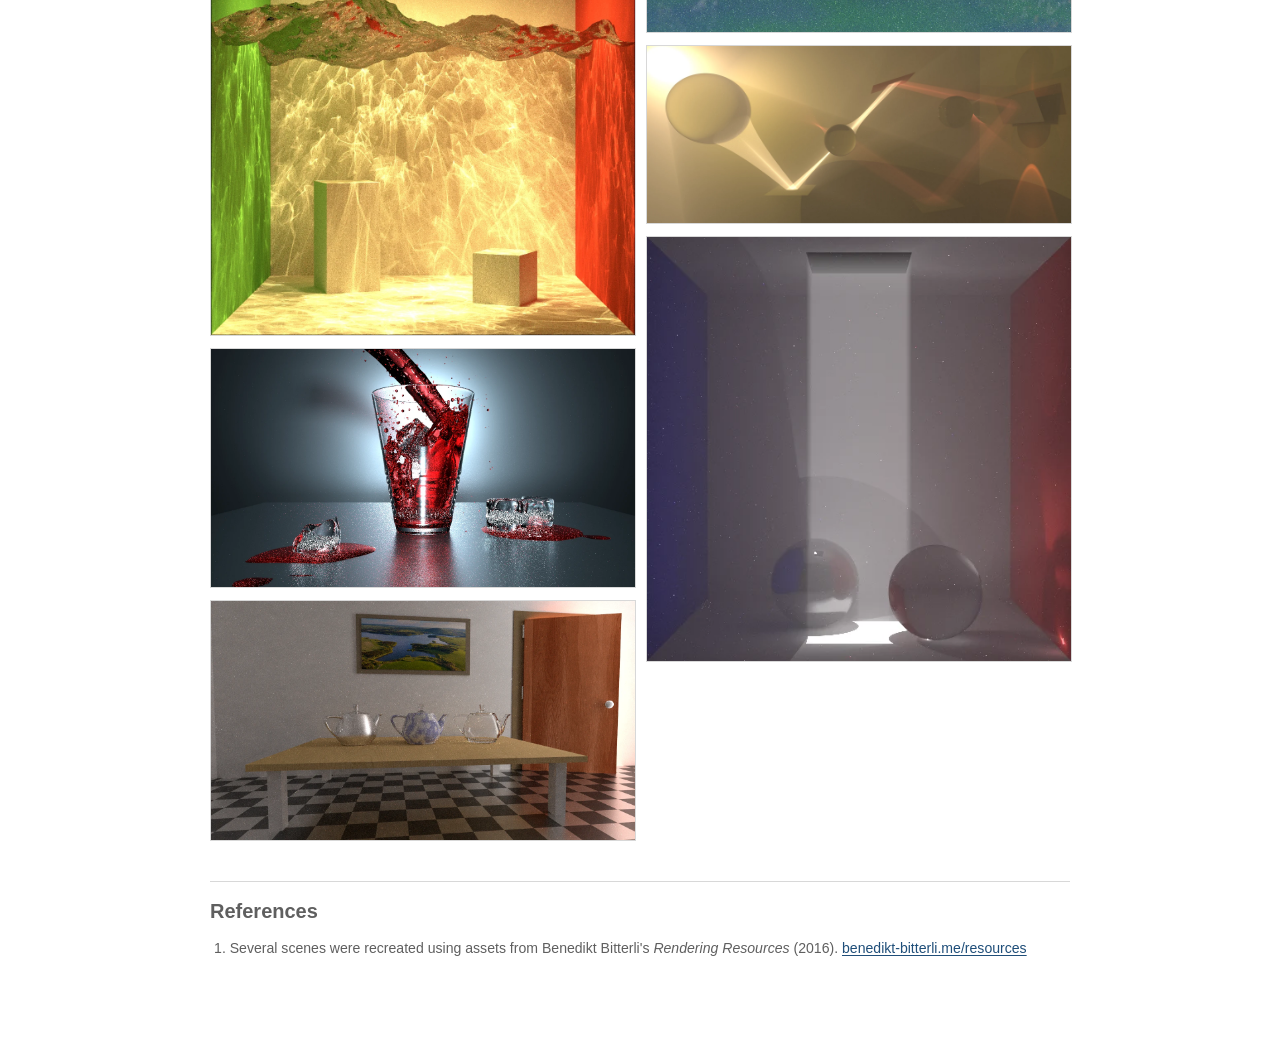
<file: projects/rendering-engine/index.html>
<!DOCTYPE html>
<html lang="en" data-theme="dark">
<head>
    <meta charset="UTF-8">
    <meta name="viewport" content="width=device-width, initial-scale=1.0">
    <title>Research Rendering Engine - Euan Hughes</title>
    <meta name="description" content="A from-scratch rendering research playground for prototyping advanced algorithms.">
    <link rel="icon" type="image/webp" href="../../assets/images/pfp.webp">
    <script>
        (function () {
            try {
                var t = localStorage.getItem('theme');
                if (t !== 'light' && t !== 'dark')
                    t = matchMedia('(prefers-color-scheme: light)').matches ? 'light' : 'dark';
                document.documentElement.setAttribute('data-theme', t);
            } catch (e) {}
        })();
    </script>
    <link rel="stylesheet" href="../../assets/fontawesome/css/all.min.css">
    <link rel="stylesheet" href="../../style.css">
    <link rel="stylesheet" href="../article.css">
    <script src="../../assets/nav.js"></script>
</head>
<body>

<site-nav home="../../"></site-nav>

<main class="pa-root">

    <h1 class="pa-title">Research Rendering Engine (Self-Importance Samplers)</h1>

    <div class="pa-body">
        <p>This engine started as the renderer I wrote for my graduate Photorealistic Rendering Algorithms
        class. The final project was a rendering competition which my teammate
        <a href="https://www.linkedin.com/in/mgeorgy61/" target="_blank" rel="noopener">Matthew Georgy</a>
        and I <a href="https://profs.etsmtl.ca/agruson/competition/2025/" target="_blank" rel="noopener">won</a>!
        The highlight of the engine was a multiplexed Metropolis Light Transport (MMLT) integrator (which I
        later built <a href="../metropolis-visualizer/">an interactive visualizer</a> for) that also handles 
        homogeneous volumes.</p>

        <p>If you want to know more about what went into the competition entry, here are the 
        <a href="../../assets/SelfImp_RenderingA2025_Beamer.pdf" target="_blank" rel="noopener">slides from our presentation</a>.</p>

        <p>Since finishing the class, I've occasionally extended it and used it as a place to prototype and learn new
        algorithms. Generally I prefer to implement things in <a href="../mr-sanders/">mr-sanders</a>, my
        production-style renderer. But for things that aren't really appropriate for a production renderer yet
        are still interesting (e.g. complex light transport like gradient-domain or bidirectional methods), I'll use
        this engine to experiment instead.</p>

        <h2>Favourite renders</h2>
        <p>Below are some of my favourite renders generated using this engine!</p>

        <div class="pa-gallery">
            <a href="renders/final.webp" target="_blank" rel="noopener"><img src="renders/final.webp" loading="lazy"></a>
            <a href="renders/veach_MMLT.webp" target="_blank" rel="noopener"><img src="renders/veach_MMLT.webp" loading="lazy"></a>
            <a href="renders/aquarium_MLT.webp" target="_blank" rel="noopener"><img src="renders/aquarium_MLT.webp" loading="lazy"></a>
            <a href="renders/water_caustic_BDPT.webp" target="_blank" rel="noopener"><img src="renders/water_caustic_BDPT.webp" loading="lazy"></a>
            <a href="renders/glass_of_water_BDPT.webp" target="_blank" rel="noopener"><img src="renders/glass_of_water_BDPT.webp" loading="lazy"></a>
            <a href="renders/veach_ajar_MLT.webp" target="_blank" rel="noopener"><img src="renders/veach_ajar_MLT.webp" loading="lazy"></a>
            <a href="renders/pfp.webp" target="_blank" rel="noopener"><img src="renders/pfp.webp" loading="lazy"></a>
            <a href="renders/extra_bsdfs.webp" target="_blank" rel="noopener"><img src="renders/extra_bsdfs.webp" loading="lazy"></a>
            <a href="renders/perlin3.webp" target="_blank" rel="noopener"><img src="renders/perlin3.webp" loading="lazy"></a>
            <a href="renders/wallpaper.webp" target="_blank" rel="noopener"><img src="renders/wallpaper.webp" loading="lazy"></a>
            <a href="renders/dir_light.webp" target="_blank" rel="noopener"><img src="renders/dir_light.webp" loading="lazy"></a>
        </div>
    </div>

    <footer class="pa-refs">
        <h2>References</h2>
        <ol>
            <li>Several scenes were recreated using assets from Benedikt Bitterli's
                <i>Rendering Resources</i> (2016).
                <a href="https://benedikt-bitterli.me/resources/" target="_blank" rel="noopener">benedikt-bitterli.me/resources</a></li>
        </ol>
    </footer>

</main>
</body>
</html>
</file>
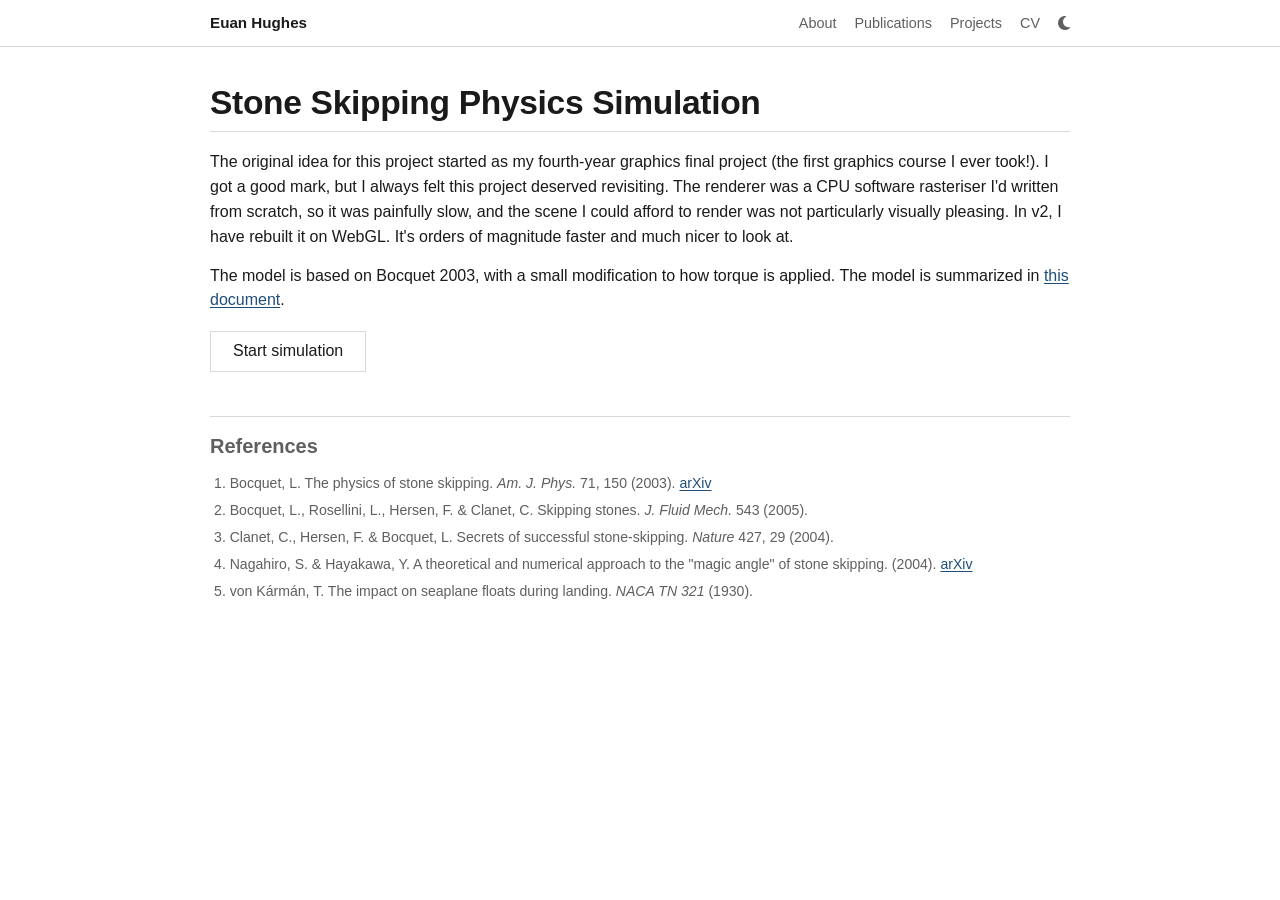
<file: projects/stone-skipping/index.html>
<!DOCTYPE html>
<html lang="en" data-theme="dark">
<head>
    <meta charset="UTF-8">
    <meta name="viewport" content="width=device-width, initial-scale=1.0">
    <title>Stone Skipping Physics Simulation - Euan Hughes</title>
    <meta name="description" content="An interactive, real-time, physically-based simulation of a stone skipping on a water surface.">
    <link rel="icon" type="image/webp" href="../../assets/images/pfp.webp">
    <script>
        (function () {
            try {
                var t = localStorage.getItem('theme');
                if (t !== 'light' && t !== 'dark')
                    t = matchMedia('(prefers-color-scheme: light)').matches ? 'light' : 'dark';
                document.documentElement.setAttribute('data-theme', t);
            } catch (e) {}
        })();
    </script>
    <link rel="stylesheet" href="../../assets/fontawesome/css/all.min.css">
    <link rel="stylesheet" href="../../style.css">
    <link rel="stylesheet" href="../article.css">
    <link rel="stylesheet" href="style.css">
    <script src="../../assets/nav.js"></script>
</head>
<body>

<site-nav home="../../" name-id="ss-back"></site-nav>

<main class="pa-root">

    <section id="ss-config-root">
        <h1 class="pa-title">Stone Skipping Physics Simulation</h1>

        <div class="pa-body">
            <p>The original idea for this project started as my fourth-year graphics final project
            (the first graphics course I ever took!). I got a good mark, but I always felt
            this project deserved revisiting. The renderer was a CPU software rasteriser I'd written from scratch, 
            so it was painfully slow, and the scene I could afford to render was not particularly visually pleasing. 
            In v2, I have rebuilt it on WebGL. It's orders of magnitude faster and much nicer to look at.</p>

            <p>The model is based on Bocquet 2003, with a small modification to how torque is applied. The model is
                summarized in <a href="stone-skipping-physics.pdf" target="_blank" rel="noopener">this document</a>.
            </p>
        </div>

        <p class="ss-desktop-rec">For the best experience, please try this demo on a computer.</p>
        <p id="ss-warn" class="ss-warn" hidden>WebGL2 is unavailable in this browser. Try a recent Chrome, Edge, or Safari.</p>
        <button id="ss-start" class="ss-launch-gate">Start simulation</button>

        <footer class="pa-refs">
            <h2>References</h2>
            <ol>
                <li>Bocquet, L. The physics of stone skipping. <i>Am. J. Phys.</i> 71, 150 (2003).
                    <a href="https://arxiv.org/abs/physics/0210015" target="_blank" rel="noopener">arXiv</a></li>
                <li>Bocquet, L., Rosellini, L., Hersen, F. &amp; Clanet, C. Skipping stones.
                    <i>J. Fluid Mech.</i> 543 (2005).</li>
                <li>Clanet, C., Hersen, F. &amp; Bocquet, L. Secrets of successful stone-skipping.
                    <i>Nature</i> 427, 29 (2004).</li>
                <li>Nagahiro, S. &amp; Hayakawa, Y. A theoretical and numerical approach to the
                    "magic angle" of stone skipping. (2004).
                    <a href="https://arxiv.org/abs/physics/0411125" target="_blank" rel="noopener">arXiv</a></li>
                <li>von Kármán, T. The impact on seaplane floats during landing.
                    <i>NACA TN 321</i> (1930).</li>
            </ol>
        </footer>
    </section>

    <section id="ss-live-root" hidden></section>

</main>

<noscript><p style="padding:2rem">This simulation needs JavaScript.</p></noscript>
<script type="module" src="main.js"></script>
</body>
</html>
</file>
<file: style.css>
/* Site-wide styles. Two themes, one accent colour, no decoration. */

:root {
    --max-width: 860px;
    --nav-h: 46px;
    --font-sans: -apple-system, BlinkMacSystemFont, "Segoe UI", Roboto, Helvetica, Arial, sans-serif;
    --font-mono: ui-monospace, "DejaVu Sans Mono", Menlo, Consolas, monospace;
}

/* Dark (default) */
:root, [data-theme="dark"] {
    --bg-color: #131313;
    --bg-elevated: #1c1c1c;
    --text-color: #dcdcdc;
    --muted-color: #8d8d8d;
    --accent-color: #8fb6d9;
    --link-color: #8fb6d9;
    --border-color: #303030;
    --surface-tint: #1c1c1c;
    --gal-panel: #000;
}

/* Light */
[data-theme="light"] {
    --bg-color: #ffffff;
    --bg-elevated: #f2f2f2;
    --text-color: #1a1a1a;
    --muted-color: #5f5f5f;
    --accent-color: #1f4e79;
    --link-color: #1f4e79;
    --border-color: #d8d8d8;
    --surface-tint: #f2f2f2;
    --gal-panel: #f2f2f2;
}

body {
    margin: 0;
    padding: 0;
    font-family: var(--font-sans);
    font-size: 16px;
    color: var(--text-color);
    background: var(--bg-color);
    line-height: 1.55;
}

a { color: var(--link-color); text-decoration: underline; text-underline-offset: 2px; }
a:hover { text-decoration: none; }

/* Nav */
.nav {
    position: sticky;
    top: 0;
    z-index: 50;
    background: var(--bg-color);
    border-bottom: 1px solid var(--border-color);
}
.nav-inner {
    max-width: var(--max-width);
    margin: 0 auto;
    min-height: var(--nav-h);
    padding: 0 20px;
    display: flex;
    align-items: center;
    justify-content: space-between;
    flex-wrap: wrap;
    gap: 4px 24px;
    font-size: 0.9rem;
}
.nav a { text-decoration: none; }
.nav a:hover { text-decoration: underline; }
.nav-name { font-size: 0.95rem; color: var(--text-color); font-weight: 600; }
.nav-links { display: flex; align-items: center; gap: 18px; }
.nav-links a { color: var(--muted-color); }
.nav-links a:hover { color: var(--text-color); }

.theme-toggle {
    display: inline-flex;
    align-items: center;
    padding: 0;
    border: none;
    background: none;
    font-size: 1rem;
    line-height: 1;
    color: var(--muted-color);
    cursor: pointer;
}
.theme-toggle:hover { color: var(--text-color); }
/* The toggle shows the icon of the mode it switches TO. */
.theme-toggle .tt-dark { display: none; }
[data-theme="light"] .theme-toggle .tt-dark { display: inline-block; }
[data-theme="light"] .theme-toggle .tt-light { display: none; }

/* Page */
.container {
    max-width: var(--max-width);
    margin: 0 auto;
    padding: 0 20px 80px;
}
.container > section { margin-top: 38px; }
:where(#about, #gallery, #projects, #publications) { scroll-margin-top: 56px; }
#top { scroll-margin-top: 200px; }

section h2 {
    font-size: 1.25rem;
    font-weight: 600;
    margin: 0 0 14px;
    padding-bottom: 6px;
    border-bottom: 1px solid var(--border-color);
}

/* Header */
.header { padding: 34px 0 0; }
.header-name { display: flex; align-items: baseline; gap: 12px; flex-wrap: wrap; }
.name {
    font-size: clamp(2.1rem, 5.5vw, 2.9rem);
    font-weight: 600;
    letter-spacing: -0.01em;
    line-height: 1.1;
}
.pronunciation { font-size: 0.95rem; color: var(--muted-color); }

.hero-tagline { margin: 8px 0 0; }

.contact-row { margin: 10px 0 0; color: var(--muted-color); font-size: 0.95rem; }
.contact-row .sep { padding: 0 6px; }
.contact-row i { margin-right: 6px; font-size: 0.95em; }

.status-line { margin-top: 10px; color: var(--muted-color); max-width: 75ch; }
.status-line strong { color: var(--text-color); font-weight: 600; }

.hero-rule { height: 1px; margin-top: 20px; background: var(--border-color); }
.last-updated { margin-top: 8px; font-size: 0.82rem; color: var(--muted-color); }

/* About */
.bio p, .bio ul { margin: 0 0 10px; }
.bio ul { padding-left: 1.4em; }
.bio li { margin: 2px 0; }

/* Render carousel */
.gal-caption { color: var(--muted-color); font-size: 0.9rem; margin: 0 0 8px; }
.gal {
    position: relative;
    width: 100%;
    aspect-ratio: 16 / 9;
    overflow: hidden;
    border: 1px solid var(--border-color);
    background: var(--gal-panel);
    margin: 0;
}
.gal-track { list-style: none; margin: 0; padding: 0; }
.gal-slide {
    position: absolute;
    inset: 0;
    margin: 0;
    opacity: 0;
    transition: opacity 0.5s linear;
}
.gal-slide.is-active { opacity: 1; z-index: 1; }
.gal-slide img {
    width: 100%;
    height: 100%;
    object-fit: cover;
    object-position: center;
    display: block;
    pointer-events: none;
}

.gal-nav {
    position: absolute;
    top: 50%;
    transform: translateY(-50%);
    z-index: 3;
    width: 28px;
    height: 36px;
    display: flex;
    align-items: center;
    justify-content: center;
    padding: 0;
    border: 1px solid var(--border-color);
    background: var(--bg-color);
    color: var(--text-color);
    font-size: 1rem;
    line-height: 1;
    cursor: pointer;
}
.gal-nav:hover { background: var(--bg-elevated); }
.gal-prev { left: 8px; }
.gal-next { right: 8px; }

.gal-from { margin: 8px 0 0; font-size: 0.9rem; color: var(--muted-color); }

/* Publications */
.pub {
    display: grid;
    grid-template-columns: 160px 1fr;
    gap: 18px;
    align-items: start;
}
.pub img {
    width: 160px;
    aspect-ratio: 4 / 3;
    object-fit: cover;
    border: 1px solid var(--border-color);
}
.pub-title { font-weight: 600; margin-top: 2px; line-height: 1.35; }
.pub-meta, .pub-links { font-size: 0.9rem; color: var(--muted-color); margin-top: 5px; }

/* Projects */
.project-list { display: flex; flex-direction: column; gap: 16px; }
.project-row {
    display: grid;
    grid-template-columns: 120px 1fr;
    gap: 16px;
    align-items: start;
}
.project-thumb {
    width: 120px;
    aspect-ratio: 16 / 9;
    object-fit: cover;
    border: 1px solid var(--border-color);
}
.project-thumb-placeholder {
    width: 120px;
    aspect-ratio: 16 / 9;
    display: flex;
    align-items: center;
    justify-content: center;
    text-align: center;
    border: 1px solid var(--border-color);
    background: var(--surface-tint);
    color: var(--muted-color);
    font-size: 0.7rem;
    padding: 4px;
}
.project-info { min-width: 0; }
.project-title { font-weight: 600; }
.project-desc { color: var(--muted-color); font-size: 0.92rem; margin: 3px 0 0; }

.tag { font-size: 0.85rem; font-weight: 400; font-style: italic; color: var(--muted-color); white-space: nowrap; }

@media (prefers-reduced-motion: reduce) {
    .gal-slide { transition: none; }
}

@media (max-width: 800px) {
    .pub { grid-template-columns: 1fr; }
    .pub img { display: block; }
    .project-row { grid-template-columns: 96px 1fr; gap: 12px; }
    .project-thumb, .project-thumb-placeholder { width: 96px; }
}

@media (max-width: 640px) {
    :where(#about, #gallery, #projects, #publications) { scroll-margin-top: 96px; }

    .header { padding-top: 18px; }
    .hero-rule { margin-top: 14px; }
    #gallery { margin-top: 20px; }
    .gal { aspect-ratio: 3 / 2; }

    .nav-inner {
        flex-wrap: nowrap;
        gap: 0 8px;
        padding: 0 12px;
        font-size: 0.8rem;
    }
    .nav-links { gap: 10px; }
    .nav-links a { white-space: nowrap; }
    .theme-toggle { font-size: 0.95rem; }
}
</file>
<file: projects/article.css>
/* Project pages: article layout shared by everything under projects/. */

.pa-root {
    max-width: var(--max-width);
    margin: 0 auto;
    padding: 30px 20px 80px;
}

.pa-title {
    font-size: clamp(1.7rem, 4vw, 2.1rem);
    font-weight: 600;
    letter-spacing: -0.01em;
    line-height: 1.2;
    margin: 6px 0 18px;
    padding-bottom: 8px;
    border-bottom: 1px solid var(--border-color);
}

.pa-root h2 {
    font-size: 1.25rem;
    font-weight: 600;
    margin: 30px 0 12px;
    padding-bottom: 6px;
    border-bottom: 1px solid var(--border-color);
}

.pa-root h3 {
    font-size: 1.05rem;
    font-weight: 600;
    margin: 20px 0 6px;
}

.pa-body p { margin: 0 0 14px; }
.pa-body ul, .pa-body ol { margin: 0 0 14px; padding-left: 1.4em; }
.pa-body li { margin: 4px 0; }
.pa-body code {
    font-family: var(--font-mono);
    font-size: 0.88em;
    background: var(--surface-tint);
    border: 1px solid var(--border-color);
    padding: 0 4px;
}

.pa-figure { margin: 20px 0; }
.pa-figure img {
    display: block;
    max-width: 100%;
    height: auto;
    border: 1px solid var(--border-color);
}
.pa-figure figcaption {
    margin-top: 6px;
    font-size: 0.88rem;
    color: var(--muted-color);
    max-width: 70ch;
}
.pa-figure .pa-img-placeholder {
    display: flex;
    align-items: center;
    justify-content: center;
    aspect-ratio: 16 / 9;
    background: var(--surface-tint);
    border: 1px solid var(--border-color);
    color: var(--muted-color);
    font-size: 0.9rem;
}

/* Render gallery */
.pa-gallery {
    column-width: 300px;
    column-gap: 12px;
    margin: 20px 0;
}
.pa-gallery a {
    display: block;
    break-inside: avoid;
    margin-bottom: 12px;
    text-decoration: none;
}
.pa-gallery img {
    display: block;
    width: 100%;
    height: auto;
    border: 1px solid var(--border-color);
}

/* Square carousel (shares .gal from style.css) */
.gal-square { aspect-ratio: 1 / 1; max-width: 640px; margin: 16px auto 0; }
.gal-square .gal-slide img { object-fit: contain; background: var(--gal-panel); }

/* Comparison table */
.pa-table {
    width: 100%;
    border-collapse: collapse;
    margin: 16px 0;
    font-size: 0.92rem;
}
.pa-table th, .pa-table td {
    text-align: left;
    padding: 6px 12px 6px 0;
    border-bottom: 1px solid var(--border-color);
}
.pa-table th { font-weight: 600; }
.pa-table tbody tr:first-child td { color: var(--muted-color); } /* reference row */

.pa-refs {
    margin: 40px 0 0;
    padding-top: 14px;
    border-top: 1px solid var(--border-color);
    color: var(--muted-color);
    font-size: 0.88rem;
    line-height: 1.5;
}
.pa-refs h2 { margin-top: 0; border-bottom: none; padding-bottom: 0; }
.pa-refs p { margin: 0 0 8px; }
.pa-refs ul, .pa-refs ol { margin: 0; padding-left: 1.4em; }
.pa-refs li { margin: 6px 0; }
.pa-refs a { word-break: break-word; }
.pa-refs-head { margin-top: 14px; }

@media (max-width: 800px) {
    .pa-root { padding-top: 20px; }
}
</file>
<file: projects/metropolis-visualizer/style.css>
/* Metropolis visualizer: config screen + live stage. */

.mv-pick { color: var(--muted-color); margin-top: 18px; }
.mv-warn { color: #c0392b; font-weight: 600; }
[data-theme="dark"] .mv-warn { color: #e08a6a; }

.mv-desktop-rec { display: none; }
@media (max-width: 720px), (pointer: coarse) {
    .mv-desktop-rec { display: block; color: #c0392b; font-weight: 600; margin-top: 18px; }
    [data-theme="dark"] .mv-desktop-rec { color: #e08a6a; }
}

/* Scene picker */
.mv-scene-cards {
    display: grid;
    grid-template-columns: repeat(4, 1fr);
    align-items: stretch;
    gap: 12px;
    margin: 14px 0 18px;
}
@media (max-width: 640px) {
    .mv-scene-cards { grid-template-columns: repeat(2, 1fr); }
}
.mv-card {
    box-sizing: border-box;
    display: flex;
    flex-direction: column;
    text-align: left;
    background: transparent;
    border: 1px solid var(--border-color);
    padding: 0;
    overflow: hidden;
    cursor: pointer;
    color: var(--text-color);
    font: inherit;
}
.mv-card:hover { border-color: var(--muted-color); }
.mv-card-sel { border-color: var(--accent-color); border-width: 2px; }
.mv-card-thumb {
    width: 100%; aspect-ratio: 16 / 11; object-fit: cover; display: block;
    background: #000;
}
.mv-card-noimg {
    display: flex; align-items: center; justify-content: center;
    color: var(--muted-color); font-size: 0.85rem; text-align: center;
    border-bottom: 1px solid var(--border-color);
}
.mv-card-name { padding: 7px 10px 9px; font-size: 0.92rem; }
.mv-tag { font-size: 0.82rem; font-style: italic; color: var(--muted-color); }

/* Buttons */
.mv-launch, .mv-buttons button {
    background: transparent;
    color: var(--text-color);
    border: 1px solid var(--border-color);
    font: inherit;
    cursor: pointer;
}
.mv-launch { padding: 7px 22px; margin: 4px 0; }
.mv-launch:hover, .mv-buttons button:hover { background: var(--bg-elevated); }
.mv-launch:disabled { opacity: 0.5; cursor: not-allowed; }

/* Live stage */
.mv-stage {
    --mv-vh: calc(100vh - 64px);
    --mv-hc: 210px;
    width: min(100vw - 40px, 1800px);
    margin-inline: calc(50% - min(50vw - 20px, 900px));
    display: grid;
    grid-template-columns: auto 380px;
    gap: 26px;
    align-items: start;
    justify-content: center;
}
.mv-col-main {
    display: flex; flex-direction: column; gap: 14px;
    width: min(calc(var(--mv-vh) - var(--mv-hc) - 16px), calc(100vw - 450px));
}
.mv-canvas-wrap {
    position: relative;
    width: 100%;
    aspect-ratio: var(--mv-aspect, 1);
    background: #000;
    border: 1px solid var(--border-color);
    overflow: hidden;
    line-height: 0;
}
.mv-canvas-wrap canvas {
    position: absolute; inset: 0;
    width: 100%; height: 100%;
    display: block;
    image-rendering: auto;
}
#mv-overlay { position: absolute; inset: 0; pointer-events: none; }
.mv-banner {
    position: absolute; inset: 0;
    display: flex; flex-direction: column; align-items: center; justify-content: center;
    gap: 10px; text-align: center;
    background: rgba(0, 0, 0, 0.8); color: #fff;
    padding: 24px; line-height: 1.35;
}
.mv-banner[hidden] { display: none; }
.mv-banner-title { font-weight: 600; }
.mv-banner-sub { font-size: 0.85rem; color: rgba(255, 255, 255, 0.75); max-width: 38ch; }
.mv-spinner {
    width: 26px; height: 26px; border-radius: 50%;
    border: 2px solid rgba(255, 255, 255, 0.25);
    border-top-color: #fff;
    animation: mv-spin 0.8s linear infinite;
}
@keyframes mv-spin { to { transform: rotate(360deg); } }

.mv-col-side {
    display: flex; flex-direction: column; gap: 26px;
    height: var(--mv-vh);
}
.mv-col-controls { overflow-y: auto; flex: 0 1 auto; }
.mv-diag { flex: 0 0 auto; }
.mv-techpanel { height: var(--mv-hc); display: flex; flex-direction: column; }
.mv-panel { box-sizing: border-box; }
.mv-techpanel .mv-techcanvas { border: 1px solid var(--border-color); }

/* Controls: one parameter per row - name, control, value. */
.mv-ctrl-section {
    font-size: 1.05rem;
    font-weight: 600;
    margin: 0 0 10px;
    padding-bottom: 5px;
    border-bottom: 1px solid var(--border-color);
}
.mv-ctrl-section:not(:first-child) { margin-top: 26px; }

.mv-ctrl-group {
    display: grid;
    grid-template-columns: 8.4em minmax(0, 1fr) 4.6em;
    align-items: center;
    column-gap: 12px;
    row-gap: 3px;
    margin-bottom: 9px;
}
.mv-ctrl-group > label { grid-column: 1; font-size: 0.92rem; }
.mv-ctrl-group > input[type=range] { grid-column: 2; width: 100%; accent-color: var(--accent-color); }
.mv-ctrl-group > output {
    grid-column: 3;
    text-align: right;
    color: var(--muted-color);
    font-size: 0.86rem;
    font-variant-numeric: tabular-nums;
}
.mv-ctrl-group > select {
    grid-column: 2 / -1;
    width: 100%; padding: 3px 4px;
    background: var(--bg-color); color: var(--text-color);
    border: 1px solid var(--border-color);
    font: inherit; font-size: 0.88rem;
}
.mv-ctrl-group > small {
    grid-column: 1 / -1;
    color: var(--muted-color); font-size: 0.8rem; line-height: 1.4;
    margin-bottom: 3px;
}

.mv-toggles { display: flex; flex-direction: column; gap: 5px; margin-top: 14px; }
.mv-toggles label { font-size: 0.92rem; display: flex; align-items: center; gap: 8px; }
.mv-toggles input { accent-color: var(--accent-color); }
.mv-toggles small.mv-overlay-note { display: none; }
.mv-toggles.mv-disabled label { opacity: 0.45; }
.mv-toggles.mv-disabled small.mv-overlay-note { display: block; color: var(--muted-color); font-size: 0.8rem; }

.mv-buttons { display: flex; gap: 10px; flex-wrap: wrap; margin-top: 20px; }
.mv-buttons button { flex: 1; min-width: 96px; padding: 6px 4px; font-size: 0.9rem; }

.mv-techcanvas { width: 100%; flex: 1; min-height: 0; display: block; }
.mv-techcanvas sup { font-size: 0.7em; }

/* Statistics */
.mv-diag-grid { display: grid; grid-template-columns: 1fr; }
.mv-stat {
    display: flex; justify-content: space-between; gap: 12px;
    font-size: 0.88rem;
    padding: 2px 0;
}
.mv-stat span { color: var(--muted-color); }
.mv-stat b { font-weight: 400; font-variant-numeric: tabular-nums; }
.mv-perchain-title { margin: 18px 0 8px; font-size: 0.86rem; color: var(--muted-color); }
.mv-techpanel .mv-perchain-title { margin-top: 0; }
.mv-perchain { display: flex; flex-wrap: wrap; gap: 3px 14px; max-height: 180px; overflow-y: auto; }
.mv-chip {
    display: flex; align-items: center; gap: 5px;
    font-size: 0.82rem; font-variant-numeric: tabular-nums;
    color: var(--text-color);
    background: transparent; cursor: pointer;
    border: 0; border-bottom: 1px solid transparent;
    padding: 1px 0;
}
.mv-chip:hover { border-bottom-color: var(--muted-color); }
.mv-chip-sel { border-bottom-color: var(--accent-color); }
.mv-chip-dim { opacity: 0.35; }
.mv-swatch { width: 9px; height: 9px; display: inline-block; flex: none; }
.mv-chip-d, .mv-chip-st { color: var(--muted-color); }

@media (max-width: 1000px) {
    .mv-stage { grid-template-columns: 1fr; width: auto; margin-inline: 0; }
    .mv-col-main { width: 100%; }
    .mv-canvas-wrap { max-width: calc(70vh * var(--mv-aspect, 1)); margin-inline: auto; }
    .mv-stage { gap: 22px; }
    .mv-col-side { height: auto; }
    .mv-col-controls { overflow-y: visible; }
    .mv-techpanel { height: 240px; }
}

@media (max-width: 560px) {
    .mv-stage { gap: 18px; }
    .mv-techpanel { height: 200px; }
    .mv-perchain { max-height: 150px; }
}
</file>
<file: projects/stone-skipping/style.css>
/* Stone skipping demo: live stage, control panels, in-canvas readouts. */

.ss-stage {
    --ss-vh: calc(100vh - 90px);
    width: min(100vw - 40px, 1320px);
    margin-inline: calc(50% - min(50vw - 20px, 660px));
    display: grid;
    grid-template-columns: auto 380px;
    gap: 26px;
    align-items: start;
    justify-content: center;
    margin-top: 8px;
    margin-bottom: 24px;
}
.ss-col-main {
    display: flex; flex-direction: column; gap: 8px;
    width: min(calc(var(--ss-vh) - 120px), 960px, calc(100vw - 450px));
}
.ss-canvas-wrap {
    position: relative;
    width: 100%;
    aspect-ratio: 16 / 10;
    background: #8fa8bd;
    border: 1px solid var(--border-color);
    overflow: hidden;
    line-height: 0;
}
.ss-canvas-wrap canvas {
    position: absolute; inset: 0;
    width: 100%; height: 100%;
    display: block;
    cursor: grab;
}
.ss-canvas-wrap canvas:active { cursor: grabbing; }

.ss-hint {
    font-size: 0.88rem;
    color: var(--muted-color);
    display: flex;
    align-items: center;
    flex-wrap: wrap;
    gap: 5px;
    padding: 6px 0 2px;
}
.ss-hint b { color: var(--text-color); font-weight: 600; }
.ss-hint kbd {
    font: inherit;
    font-weight: 600;
    color: var(--text-color);
}

.ss-col-side { display: flex; flex-direction: column; gap: 26px; }
.ss-hint b { font-weight: 600; }
.ss-panel { box-sizing: border-box; }

/* Controls: one parameter per row - name, control, value. */
.ss-ctrl-section {
    font-size: 1.05rem;
    font-weight: 600;
    margin: 0 0 10px;
    padding-bottom: 5px;
    border-bottom: 1px solid var(--border-color);
}
.ss-ctrl-section:not(:first-child) { margin-top: 26px; }

.ss-ctrl-group {
    display: grid;
    grid-template-columns: 8.4em minmax(0, 1fr) 4.6em;
    align-items: center;
    column-gap: 12px;
    row-gap: 3px;
    margin-bottom: 9px;
}
.ss-ctrl-group > label { grid-column: 1; font-size: 0.92rem; }
.ss-ctrl-group > input[type=range] { grid-column: 2; width: 100%; accent-color: var(--accent-color); }
.ss-ctrl-group > output {
    grid-column: 3;
    text-align: right;
    color: var(--muted-color);
    font-size: 0.86rem;
    font-variant-numeric: tabular-nums;
}
.ss-ctrl-group > small {
    grid-column: 1 / -1;
    color: var(--muted-color); font-size: 0.8rem; line-height: 1.4;
    margin-bottom: 3px;
}

.ss-toggles { display: flex; flex-direction: column; gap: 5px; }
.ss-toggles label { font-size: 0.92rem; display: flex; align-items: center; gap: 8px; }
.ss-toggles input { accent-color: var(--accent-color); }
.ss-toggles small { color: var(--muted-color); font-size: 0.8rem; line-height: 1.4; }

.ss-buttons { display: flex; gap: 10px; flex-wrap: wrap; margin-top: 20px; }
.ss-buttons button, .ss-launch-gate {
    background: transparent;
    color: var(--text-color);
    border: 1px solid var(--border-color);
    font: inherit;
    cursor: pointer;
}
.ss-buttons button { flex: 1; min-width: 90px; padding: 6px; font-size: 0.9rem; }
.ss-buttons button:hover, .ss-launch-gate:hover { background: var(--bg-elevated); }
.ss-buttons button.ss-primary { border-color: var(--accent-color); }
.ss-launch-gate { padding: 7px 22px; margin: 4px 0; }
.ss-launch-gate:disabled { opacity: 0.5; cursor: not-allowed; }

/* Telemetry */
.ss-diag-grid { display: grid; grid-template-columns: 1fr; }
.ss-stat {
    display: flex; justify-content: space-between; gap: 12px;
    font-size: 0.88rem;
    padding: 2px 0;
}
.ss-stat span { color: var(--muted-color); }
.ss-stat b { font-weight: 400; font-variant-numeric: tabular-nums; }
.ss-stat sub { font-size: 0.7em; }

.ss-fallback { padding: 2rem; color: var(--muted-color); text-align: center; }

.ss-warn { color: #c0392b; font-weight: 600; }
[data-theme="dark"] .ss-warn { color: #e08a6a; }
.ss-desktop-rec { display: none; }
@media (max-width: 800px), (pointer: coarse) {
    .ss-desktop-rec { display: block; color: #c0392b; font-weight: 600; }
    [data-theme="dark"] .ss-desktop-rec { color: #e08a6a; }
}

/* In-canvas readouts */
.ss-overlay {
    position: absolute; inset: 0;
    pointer-events: none;
    display: flex; align-items: center; justify-content: center;
    overflow: hidden;
}
.ss-overlay > * { pointer-events: none; }

.ss-skip-count {
    position: absolute; top: 14px; left: 50%;
    transform: translateX(-50%);
    display: flex; align-items: baseline; gap: 8px;
    font-weight: 600; font-size: clamp(1.8rem, 5vw, 2.8rem); line-height: 1;
    color: #fff;
    text-shadow: 0 1px 3px rgba(0, 0, 0, 0.6);
}
.ss-skip-count small { font-size: 0.34em; font-weight: 400; }

.ss-settle {
    position: absolute; top: 18px; left: 50%; transform: translateX(-50%);
    background: rgba(0, 0, 0, 0.5); color: #fff;
    padding: 5px 12px;
    font-size: 0.95rem;
    white-space: nowrap;
}

.ss-record {
    display: flex; align-items: center; justify-content: center;
}
.ss-record-text {
    display: flex; flex-direction: column; align-items: center; gap: 6px;
    line-height: 1.2;
    font-weight: 600; color: #fff; text-align: center;
    font-size: clamp(0.9rem, 2.2vw, 1.1rem);
    text-shadow: 0 1px 3px rgba(0, 0, 0, 0.6);
}
.ss-record-text b { font-size: clamp(1.8rem, 6vw, 3rem); line-height: 1; }

@media (max-width: 1000px) {
    .ss-stage { grid-template-columns: 1fr; width: auto; margin-inline: 0; }
    .ss-col-main { width: 100%; }
}
</file>
<file: assets/fontawesome/css/all.min.css>
@font-face {
  font-family: "Font Awesome 6 Free";
  font-style: normal;
  font-weight: 900;
  font-display: swap;
  src: url("../webfonts/fa-solid-900.woff2") format("woff2"),
       url("../webfonts/fa-solid-900.ttf") format("truetype");
}

@font-face {
  font-family: "Font Awesome 6 Brands";
  font-style: normal;
  font-weight: 400;
  font-display: swap;
  src: url("../webfonts/fa-brands-400.woff2") format("woff2"),
       url("../webfonts/fa-brands-400.ttf") format("truetype");
}

.fa-solid, .fa-brands {
  -moz-osx-font-smoothing: grayscale;
  -webkit-font-smoothing: antialiased;
  display: inline-block;
  font-style: normal;
  font-variant: normal;
  line-height: 1;
  text-rendering: auto;
}

.fa-solid {
  font-family: "Font Awesome 6 Free";
  font-weight: 900;
}

.fa-brands {
  font-family: "Font Awesome 6 Brands";
  font-weight: 400;
}

.fa-envelope::before { content: "\f0e0"; }
.fa-file-pdf::before { content: "\f1c1"; }
.fa-arrow-left::before { content: "\f060"; }
.fa-trophy::before { content: "\f091"; }
.fa-star::before { content: "\f005"; }
.fa-play::before { content: "\f04b"; }
.fa-linkedin::before { content: "\f08c"; }
.fa-github::before { content: "\f09b"; }
.fa-sun::before { content: "\f185"; }
.fa-moon::before { content: "\f186"; }
</file>
